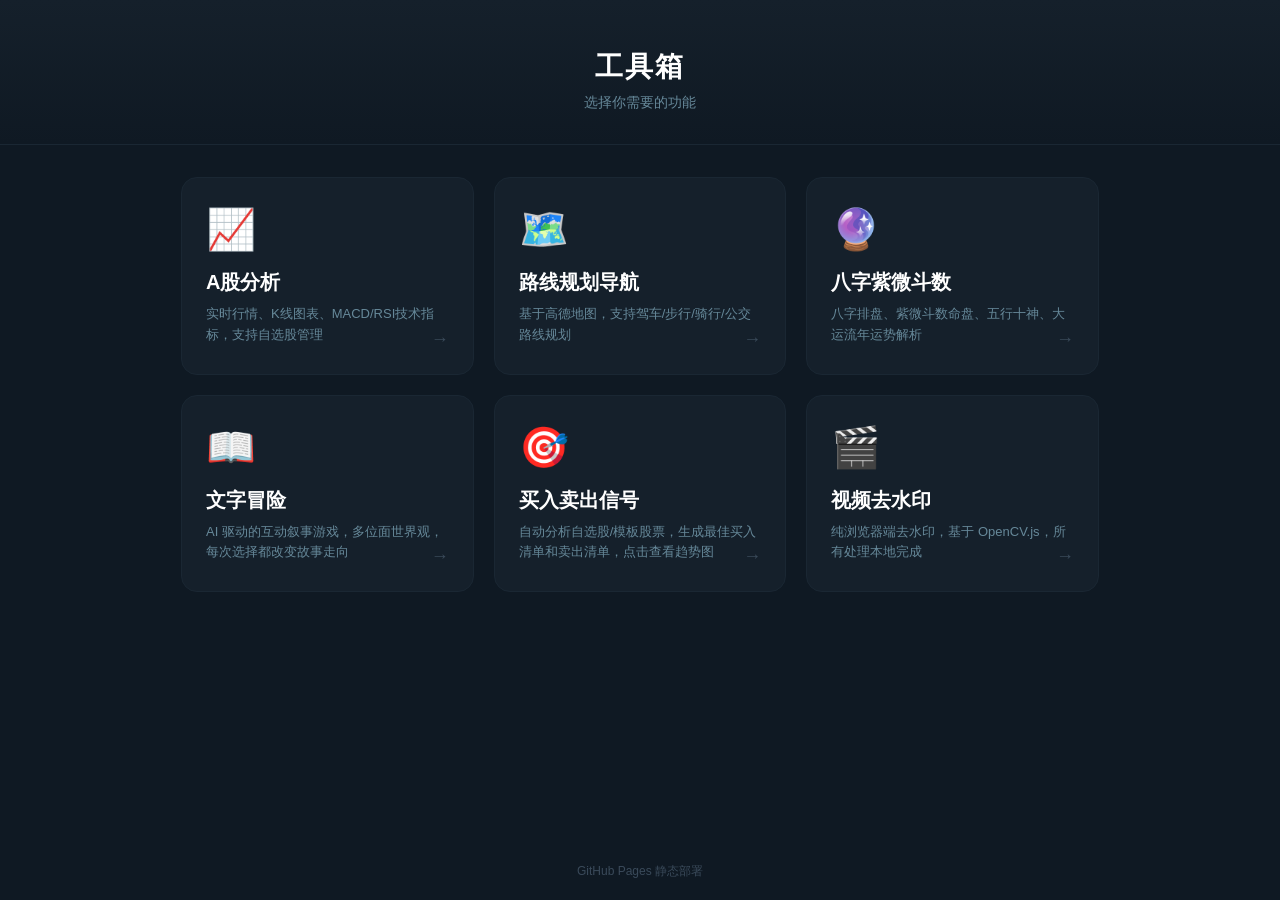
<file: index.html>
<!DOCTYPE html>
<html lang="zh-CN">
<head>
  <meta charset="UTF-8">
  <meta name="viewport" content="width=device-width, initial-scale=1.0">
  <title>工具箱</title>
  <style>
    * { margin: 0; padding: 0; box-sizing: border-box; -webkit-tap-highlight-color: transparent; }
    body {
      font-family: -apple-system, BlinkMacSystemFont, "PingFang SC", "Microsoft YaHei", sans-serif;
      background: #0f1923;
      color: #e0e0e0;
      min-height: 100vh;
      display: flex;
      flex-direction: column;
      align-items: center;
    }

    /* ---- 顶部标题区 ---- */
    .hero {
      width: 100%;
      text-align: center;
      padding: 48px 20px 32px;
      background: linear-gradient(180deg, #15202b 0%, #0f1923 100%);
      border-bottom: 1px solid #1a2733;
    }
    .hero h1 {
      font-size: 28px;
      font-weight: 700;
      color: #fff;
      margin-bottom: 8px;
      letter-spacing: 2px;
    }
    .hero p {
      font-size: 14px;
      color: #689;
    }

    /* ---- 卡片网格 ---- */
    .grid {
      display: flex;
      flex-wrap: wrap;
      justify-content: center;
      gap: 20px;
      width: 100%;
      max-width: 960px;
      padding: 32px 20px 48px;
    }

    .card {
      display: block;
      text-decoration: none;
      color: inherit;
      background: #15202b;
      border: 1px solid #1a2733;
      border-radius: 16px;
      padding: 28px 24px;
      transition: transform 0.2s, border-color 0.2s, box-shadow 0.2s;
      position: relative;
      overflow: hidden;
      flex: 1 1 calc(33.333% - 20px);
      max-width: calc(33.333% - 14px);
      min-width: 240px;
    }
    .card:hover {
      transform: translateY(-4px);
      border-color: #2a3a4a;
      box-shadow: 0 8px 32px rgba(0,0,0,0.3);
    }
    .card:active {
      transform: translateY(-1px);
    }

    .card-icon {
      font-size: 40px;
      margin-bottom: 16px;
      display: block;
    }
    .card-title {
      font-size: 20px;
      font-weight: 600;
      color: #fff;
      margin-bottom: 8px;
    }
    .card-desc {
      font-size: 13px;
      color: #689;
      line-height: 1.6;
    }
    .card-arrow {
      position: absolute;
      bottom: 24px;
      right: 24px;
      font-size: 18px;
      color: #3a4a5a;
      transition: color 0.2s, transform 0.2s;
    }
    .card:hover .card-arrow {
      color: #4fc3f7;
      transform: translateX(4px);
    }

    /* ---- 装饰条 ---- */
    .card::before {
      content: '';
      position: absolute;
      top: 0; left: 0; right: 0;
      height: 3px;
      opacity: 0;
      transition: opacity 0.2s;
    }
    .card:hover::before {
      opacity: 1;
    }
    .card-stock::before { background: linear-gradient(90deg, #f04141, #ff6b6b); }
    .card-signals::before { background: linear-gradient(90deg, #ff9800, #ffc107); }
    .card-map::before  { background: linear-gradient(90deg, #1677ff, #4fc3f7); }
    .card-video::before { background: linear-gradient(90deg, #2ecc71, #58d68d); }
    .card-bazi::before  { background: linear-gradient(90deg, #f0c860, #9b59b6); }
    .card-story::before { background: linear-gradient(90deg, #ab47bc, #ce93d8); }

    /* ---- 底部 ---- */
    .footer {
      margin-top: auto;
      padding: 20px;
      font-size: 12px;
      color: #3a4a5a;
    }

    /* ---- 手机端 ---- */
    @media (max-width: 800px) {
      .hero { padding: 32px 20px 24px; }
      .hero h1 { font-size: 22px; }
      .grid {
        gap: 16px;
        padding: 24px 16px 32px;
      }
      .card {
        flex: 1 1 100%;
        max-width: 100%;
        min-width: unset;
        padding: 24px 20px;
      }
      .card-icon { font-size: 36px; }
    }
  </style>
</head>
<body>

<div class="hero">
  <h1>工具箱</h1>
  <p>选择你需要的功能</p>
</div>

<div class="grid">
  <!-- 第一行：股票、路线、八字 -->

  <!-- A股分析 -->
  <a class="card card-stock" href="stock/index.html">
    <span class="card-icon">📈</span>
    <div class="card-title">A股分析</div>
    <div class="card-desc">实时行情、K线图表、MACD/RSI技术指标，支持自选股管理</div>
    <span class="card-arrow">→</span>
  </a>

  <!-- 路线规划导航 -->
  <a class="card card-map" href="map/index.html">
    <span class="card-icon">🗺️</span>
    <div class="card-title">路线规划导航</div>
    <div class="card-desc">基于高德地图，支持驾车/步行/骑行/公交路线规划</div>
    <span class="card-arrow">→</span>
  </a>

  <!-- 八字紫微斗数 -->
  <a class="card card-bazi" href="bazi/index.html">
    <span class="card-icon">🔮</span>
    <div class="card-title">八字紫微斗数</div>
    <div class="card-desc">八字排盘、紫微斗数命盘、五行十神、大运流年运势解析</div>
    <span class="card-arrow">→</span>
  </a>

  <!-- 文字冒险游戏 -->
  <a class="card card-story" href="story/index.html">
    <span class="card-icon">📖</span>
    <div class="card-title">文字冒险</div>
    <div class="card-desc">AI 驱动的互动叙事游戏，多位面世界观，每次选择都改变故事走向</div>
    <span class="card-arrow">→</span>
  </a>

  <!-- 第二行：信号、视频 -->

  <!-- 买入卖出信号 -->
  <a class="card card-signals" href="stock/signals.html">
    <span class="card-icon">🎯</span>
    <div class="card-title">买入卖出信号</div>
    <div class="card-desc">自动分析自选股/模板股票，生成最佳买入清单和卖出清单，点击查看趋势图</div>
    <span class="card-arrow">→</span>
  </a>

  <!-- 视频去水印 -->
  <a class="card card-video" href="video/index.html">
    <span class="card-icon">🎬</span>
    <div class="card-title">视频去水印</div>
    <div class="card-desc">纯浏览器端去水印，基于 OpenCV.js，所有处理本地完成</div>
    <span class="card-arrow">→</span>
  </a>

  <!--
    后续新增功能只需复制一个 <a class="card"> 块即可：
    <a class="card card-xxx" href="xxx/index.html">
      <span class="card-icon">🔧</span>
      <div class="card-title">新功能</div>
      <div class="card-desc">功能描述</div>
      <span class="card-arrow">→</span>
    </a>
  -->
</div>

<div class="footer">GitHub Pages 静态部署</div>

</body>
</html>
</file>
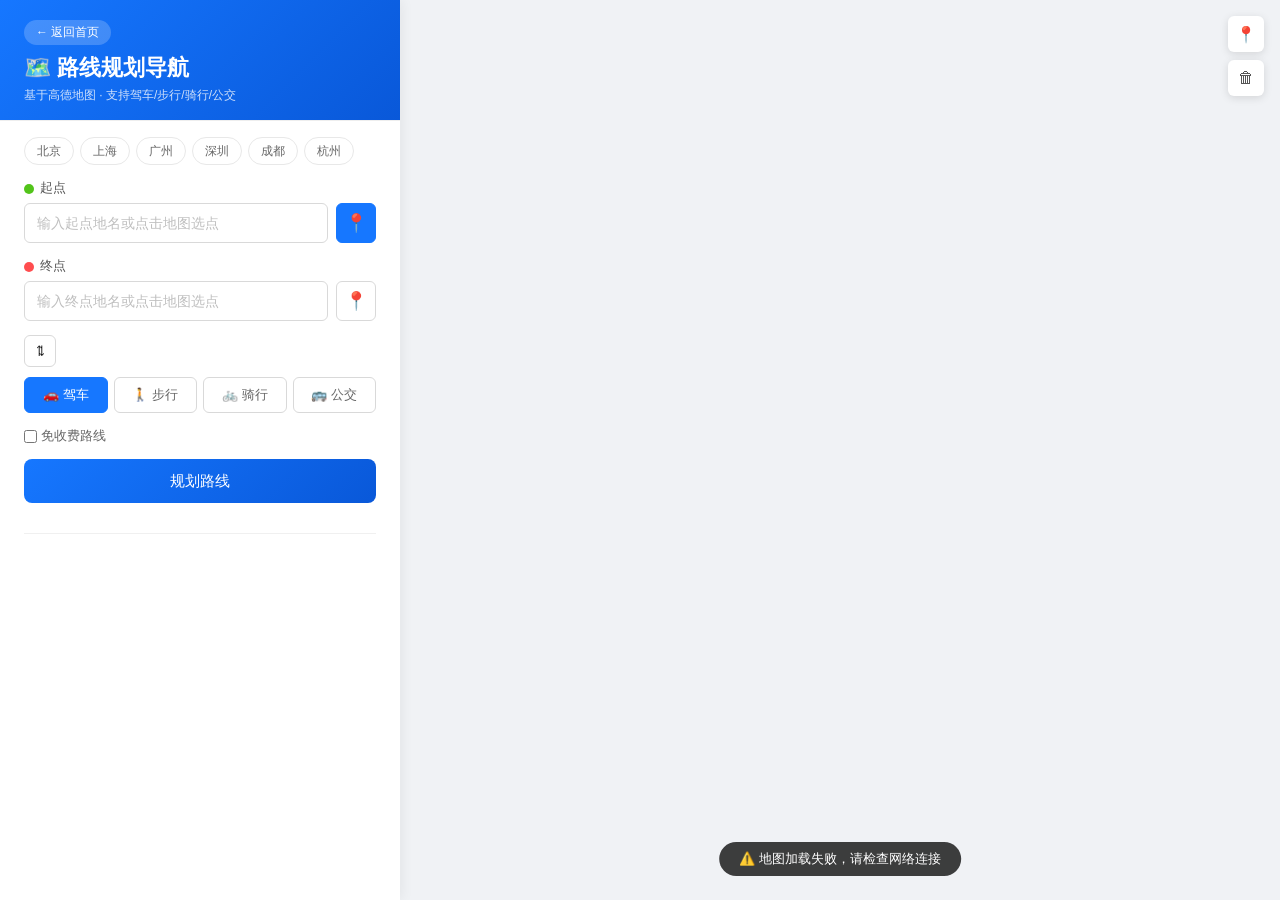
<file: map/index.html>
<!DOCTYPE html>
<html lang="zh-CN">
<head>
    <meta charset="UTF-8">
    <meta name="viewport" content="width=device-width, initial-scale=1.0">
    <title>地图路线规划导航</title>
    <link rel="stylesheet" href="css/style.css">
</head>
<body>
    <div id="app">
        <!-- ====== 左侧边栏 ====== -->
        <div id="sidebar">
            <!-- 手机端抽屉把手 -->
            <div class="drawer-handle">
                <div class="drawer-handle-bar"></div>
            </div>

            <div class="sidebar-header">
                <a class="btn-back" href="../index.html" title="返回首页">← 返回首页</a>
                <h1>🗺️ 路线规划导航</h1>
                <div class="subtitle">基于高德地图 · 支持驾车/步行/骑行/公交</div>
            </div>

            <div class="sidebar-body">
                <!-- Key 未配置警告 -->
                <div id="no-key-warning" class="no-key-warning">
                    <strong>⚠️ 高德地图 Key 未配置！</strong><br>
                    请按以下步骤获取 Key：<br>
                    1. 访问 <a href="https://console.amap.com/dev/key/app" target="_blank">高德开放平台</a> 注册登录<br>
                    2. 创建应用 → 添加 Key → 服务平台选「Web端(JS API)」<br>
                    3. 将 Key 写入 <code>index.html</code> 中的 <code>window.AMAP_KEY</code> 和高德地图 script 标签
                </div>

                <!-- 快捷城市 -->
                <div class="quick-actions">
                    <button class="quick-btn" data-city="北京">北京</button>
                    <button class="quick-btn" data-city="上海">上海</button>
                    <button class="quick-btn" data-city="广州">广州</button>
                    <button class="quick-btn" data-city="深圳">深圳</button>
                    <button class="quick-btn" data-city="成都">成都</button>
                    <button class="quick-btn" data-city="杭州">杭州</button>
                </div>

                <!-- 起点 -->
                <div class="input-group">
                    <label><span class="dot origin"></span>起点</label>
                    <div class="input-row">
                        <input
                            type="text"
                            id="origin-input"
                            placeholder="输入起点地名或点击地图选点"
                            autocomplete="off"
                        >
                        <button class="btn-icon active" id="origin-btn" title="地图点选起点">📍</button>
                    </div>
                </div>

                <!-- 终点 -->
                <div class="input-group">
                    <label><span class="dot dest"></span>终点</label>
                    <div class="input-row">
                        <input
                            type="text"
                            id="dest-input"
                            placeholder="输入终点地名或点击地图选点"
                            autocomplete="off"
                        >
                        <button class="btn-icon" id="dest-btn" title="地图点选终点">📍</button>
                    </div>
                </div>

                <!-- 交换按钮 -->
                <div style="text-align: center; margin-bottom: 10px;">
                    <button class="btn-icon" id="swap-btn" title="交换起终点" style="width: 32px; height: 32px; font-size: 14px;">⇅</button>
                </div>

                <!-- 出行方式 -->
                <div class="mode-selector">
                    <button class="mode-btn active" data-mode="driving">🚗 驾车</button>
                    <button class="mode-btn" data-mode="walking">🚶 步行</button>
                    <button class="mode-btn" data-mode="riding">🚲 骑行</button>
                    <button class="mode-btn" data-mode="transit">🚌 公交</button>
                </div>

                <!-- 路线选项（仅驾车显示） -->
                <div class="route-options">
                    <label>
                        <input type="checkbox" id="avoid-tolls"> 免收费路线
                    </label>
                </div>

                <!-- 搜索按钮 -->
                <button class="btn-search" id="search-btn">规划路线</button>

                <div class="divider"></div>

                <!-- 路线结果 -->
                <div id="route-panel" class="route-panel">
                    <div class="route-summary">
                        <div class="route-stat">
                            <div class="value" id="route-distance">--</div>
                            <div class="label">距离 (km)</div>
                        </div>
                        <div class="route-stat">
                            <div class="value" id="route-time">--</div>
                            <div class="label">时间 (分钟)</div>
                        </div>
                        <div class="route-stat">
                            <div class="value" id="route-cost">--</div>
                            <div class="label">费用 (元)</div>
                        </div>
                    </div>
                    <div class="route-taxi" id="taxi-info" style="display:none;"></div>

                    <!-- 多方案切换 -->
                    <div id="route-switch" style="display:none; justify-content:center; align-items:center; gap:12px; margin-bottom:12px;">
                        <button class="quick-btn" id="prev-route">← 上一方案</button>
                        <span id="route-label" style="font-size:12px;color:#999;">方案 1/1</span>
                        <button class="quick-btn" id="next-route">下一方案 →</button>
                    </div>

                    <div class="route-steps" id="route-steps"></div>
                </div>
            </div>
        </div>

        <!-- ====== 地图区域 ====== -->
        <div id="map-container">
            <div class="loading-overlay" id="loading-overlay">
                <div class="spinner"></div>
            </div>
            <div class="click-hint" id="click-hint"></div>
            <div class="map-overlay">
                <button class="map-btn" id="locate-btn" title="定位到我的位置">📍</button>
                <button class="map-btn" id="clear-btn" title="清除所有标记">🗑</button>
            </div>
        </div>
    </div>

    <!-- ① 先加载配置（混淆后的 Key + 动态加载 AMap SDK） -->
    <script src="js/config.js"></script>
    <!-- ② AMap SDK 由 config.js 动态注入，无需在此硬编码 Key -->
    <script src="js/app.js"></script>
</body>
</html>
</file>
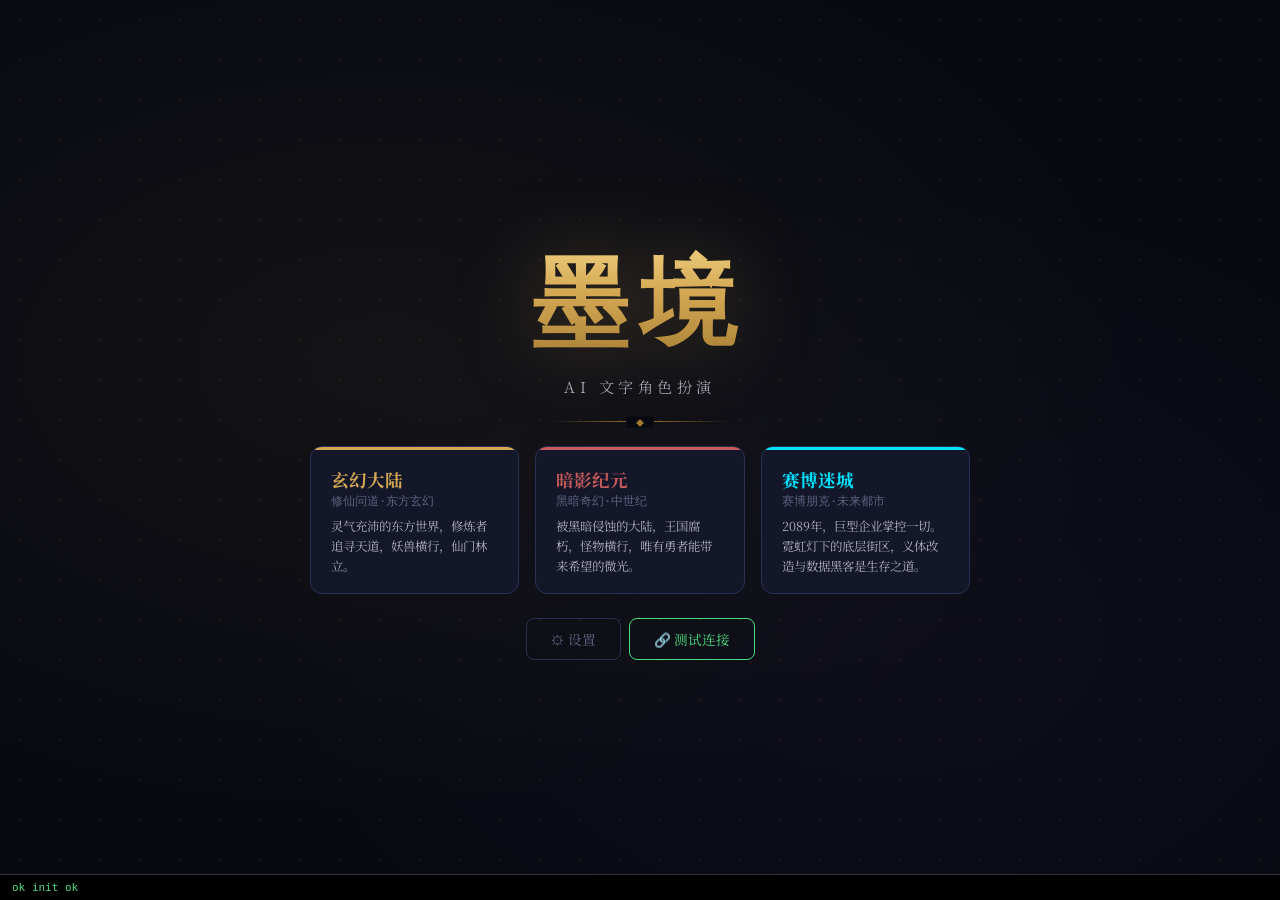
<file: story/index.html>
<!DOCTYPE html>
<html lang="zh-CN">
<head>
<meta charset="UTF-8">
<meta name="viewport" content="width=device-width, initial-scale=1.0">
<title>墨境 — AI 文字 RPG</title>
<link href="https://fonts.googleapis.com/css2?family=Cinzel:wght@400;700;900&family=Noto+Serif+SC:wght@300;400;600;700&family=DM+Mono:wght@300;400&display=swap" rel="stylesheet">
<style>
:root{--bg-deep:#080a12;--bg:#0c0f1a;--surface:#131729;--surface-2:#1a1f36;--surface-3:#232848;--border:#2a3055;--accent:#d4a853;--accent-light:#f0d080;--accent-dark:#a07830;--red:#c75b5b;--green:#5bc77b;--blue:#5b8bc7;--purple:#8b6bc7;--cyan:#5bc7c7;--text:#e8e2d4;--text-2:#b0b0c0;--text-muted:#606080;--font-display:'Cinzel',serif;--font-body:'Noto Serif SC',serif;--font-mono:'DM Mono',monospace;}
*{margin:0;padding:0;box-sizing:border-box;}
body{font-family:var(--font-body);background:var(--bg-deep);color:var(--text);min-height:100vh;overflow-x:hidden;}
::-webkit-scrollbar{width:5px;}::-webkit-scrollbar-thumb{background:var(--border);border-radius:3px;}
.screen{display:none;min-height:100vh;}.screen.active{display:flex;}
#screen-title{flex-direction:column;align-items:center;justify-content:center;background:radial-gradient(ellipse at 30% 40%,rgba(212,168,83,.06),transparent 60%),radial-gradient(ellipse at 70% 70%,rgba(139,107,199,.04),transparent 50%),var(--bg-deep);position:relative;}
#screen-title::before{content:'';position:absolute;inset:0;background-image:radial-gradient(circle,rgba(212,168,83,.12)1px,transparent 1px);background-size:40px 40px;animation:drift 20s linear infinite;opacity:.6;}
@keyframes drift{from{transform:translate(0,0)}to{transform:translate(-40px,-40px)}}
.title-content{position:relative;z-index:1;text-align:center;padding:20px;max-width:700px;width:100%;}
.title-logo{font-family:var(--font-display);font-size:clamp(3rem,10vw,6rem);font-weight:900;background:linear-gradient(180deg,#f0d080,#d4a853 40%,#a07830);-webkit-background-clip:text;-webkit-text-fill-color:transparent;letter-spacing:.12em;filter:drop-shadow(0 0 40px rgba(212,168,83,.25));animation:pulse 4s ease-in-out infinite alternate;}
@keyframes pulse{0%{filter:brightness(1) drop-shadow(0 0 40px rgba(212,168,83,.2))}100%{filter:brightness(1.15) drop-shadow(0 0 60px rgba(212,168,83,.35))}}
.title-sub{color:var(--text-2);font-size:.95rem;margin-top:4px;letter-spacing:.3em;font-weight:300;}
.title-divider{width:180px;height:1px;background:linear-gradient(90deg,transparent,var(--accent-dark),transparent);margin:24px auto;position:relative;}
.title-divider::before{content:'◆';position:absolute;top:50%;left:50%;transform:translate(-50%,-50%);color:var(--accent-dark);font-size:8px;background:var(--bg-deep);padding:0 10px;}
.world-cards{display:flex;gap:16px;margin:0 auto 24px;max-width:680px;flex-wrap:wrap;justify-content:center;}
.world-card{background:var(--surface);border:1px solid var(--border);border-radius:12px;padding:20px 20px 16px;cursor:pointer;transition:all .3s;position:relative;overflow:hidden;flex:1;min-width:180px;max-width:220px;text-align:left;}
.world-card::before{content:'';position:absolute;top:0;left:0;right:0;height:3px;background:var(--card-accent,var(--accent-dark));}
.world-card:hover{border-color:var(--card-accent,var(--accent-dark));transform:translateY(-4px);box-shadow:0 12px 35px rgba(0,0,0,.4);}
.world-card.selected{border-color:var(--card-accent,var(--accent));background:var(--surface-2);}
.world-card.selected::after{content:'✓';position:absolute;top:10px;right:10px;width:22px;height:22px;background:var(--card-accent,var(--accent));color:var(--bg-deep);border-radius:50%;display:flex;align-items:center;justify-content:center;font-size:11px;font-weight:700;}
.world-card-name{font-size:1.1rem;font-weight:700;margin-bottom:2px;}
.world-card-sub{font-size:.72rem;color:var(--text-muted);margin-bottom:8px;font-family:var(--font-mono);}
.world-card-desc{font-size:.78rem;color:var(--text-2);line-height:1.6;}
.char-setup{display:none;flex-direction:column;align-items:center;gap:14px;margin-bottom:20px;animation:fadeUp .4s ease;}
.char-setup label{font-size:.85rem;color:var(--text-2);}
.char-setup input{width:240px;padding:12px 18px;background:var(--surface);border:1px solid var(--border);border-radius:8px;color:var(--text);font-family:var(--font-body);font-size:.95rem;text-align:center;outline:none;}
.char-setup input:focus{border-color:var(--accent-dark);}
.btn-primary{padding:12px 36px;background:linear-gradient(135deg,var(--accent-dark),var(--accent));border:none;border-radius:8px;color:var(--bg-deep);font-family:var(--font-body);font-size:.95rem;font-weight:600;cursor:pointer;transition:all .3s;}
.btn-primary:hover{transform:translateY(-2px);box-shadow:0 6px 20px rgba(212,168,83,.3);}
.btn-ghost{background:none;border:1px solid var(--border);border-radius:8px;padding:10px 24px;color:var(--text-muted);font-family:var(--font-body);font-size:.85rem;cursor:pointer;transition:all .3s;}
.btn-ghost:hover{border-color:var(--text-muted);color:var(--text-2);}
@keyframes fadeUp{from{opacity:0;transform:translateY(12px)}to{opacity:1;transform:translateY(0)}}
#screen-game{flex-direction:column;height:100vh;}
.game-header{display:flex;align-items:center;justify-content:space-between;padding:12px 20px;border-bottom:1px solid var(--border);background:var(--surface);flex-shrink:0;}
.game-logo-sm{font-family:var(--font-display);font-size:1.1rem;color:var(--accent);font-weight:700;letter-spacing:.08em;}
.game-location{font-size:.82rem;color:var(--text-muted);margin-left:16px;padding-left:16px;border-left:1px solid var(--border);}
.hdr-actions{display:flex;gap:6px;}
.btn-icon{width:36px;height:36px;background:var(--surface-2);border:1px solid var(--border);border-radius:8px;color:var(--text-2);cursor:pointer;font-size:.9rem;display:flex;align-items:center;justify-content:center;transition:all .2s;}
.btn-icon:hover{border-color:var(--accent-dark);color:var(--accent);}
.game-body{display:flex;flex:1;overflow:hidden;}
.game-sidebar{width:250px;flex-shrink:0;padding:20px 16px;overflow-y:auto;border-right:1px solid var(--border);background:var(--surface);}
.sec-label{font-family:var(--font-mono);font-size:.65rem;text-transform:uppercase;letter-spacing:.12em;color:var(--accent-dark);margin-bottom:10px;padding-bottom:6px;border-bottom:1px solid var(--border);}
.stat-row{display:flex;align-items:center;gap:8px;margin-bottom:8px;}
.stat-lbl{font-family:var(--font-mono);font-size:.7rem;color:var(--text-muted);width:24px;text-align:right;}
.stat-bar{flex:1;height:7px;background:var(--surface-3);border-radius:4px;overflow:hidden;}
.stat-fill{height:100%;border-radius:4px;transition:width .8s cubic-bezier(.4,0,.2,1);}
.fill-hp{background:linear-gradient(90deg,#6b2020,var(--red),#e87070);}
.fill-mp{background:linear-gradient(90deg,#1a3060,var(--blue),#70a8e8);}
.stat-val{font-family:var(--font-mono);font-size:.7rem;color:var(--text-2);width:55px;text-align:right;transition:color .3s,transform .3s;}
.stat-grid{display:grid;grid-template-columns:1fr 1fr;gap:4px 12px;margin:14px 0 20px;}
.stat-item{display:flex;justify-content:space-between;padding:4px 0;}
.stat-key{font-size:.72rem;color:var(--text-muted);}
.stat-num{font-family:var(--font-mono);font-size:.78rem;color:var(--text);}
.inv-list,.quest-list{display:flex;flex-direction:column;gap:4px;}
.inv-item,.quest-item{font-size:.78rem;color:var(--text-2);padding:6px 10px;background:var(--surface-2);border-radius:6px;border-left:2px solid var(--accent-dark);}
.quest-item{border-left-color:var(--purple);}
.empty-hint{font-size:.75rem;color:var(--text-muted);font-style:italic;}
.game-main{flex:1;display:flex;flex-direction:column;overflow:hidden;}
.scene-container{position:relative;width:100%;height:160px;overflow:hidden;flex-shrink:0;}
.scene-bg{position:absolute;inset:0;background-size:cover;background-position:center;transition:opacity 1.5s ease;}
.scene-atmosphere{position:absolute;inset:0;transition:background .8s ease,filter .8s ease;pointer-events:none;}
.scene-label{position:absolute;bottom:10px;left:16px;font-size:.82rem;color:rgba(255,255,255,.7);font-family:var(--font-mono);letter-spacing:.1em;text-shadow:0 2px 8px rgba(0,0,0,.8);}
.narrative-area{flex:1;overflow-y:auto;padding:24px 32px;}
.narr-entry{margin-bottom:20px;line-height:2;font-size:.95rem;animation:fadeUp .4s ease;}
.narr-entry.player-action{color:var(--accent);font-size:.85rem;padding:8px 16px;background:rgba(212,168,83,.06);border-left:2px solid var(--accent-dark);border-radius:0 6px 6px 0;margin-bottom:16px;}
.narr-entry.system{color:var(--text-muted);font-size:.8rem;text-align:center;font-family:var(--font-mono);padding:8px 0;border-top:1px dashed var(--border);}
.thinking{display:flex;gap:5px;padding:12px 0;justify-content:center;}
.thinking span{width:6px;height:6px;background:var(--accent-dark);border-radius:50%;animation:thinkBounce 1.2s ease-in-out infinite;}
.thinking span:nth-child(2){animation-delay:.15s;}.thinking span:nth-child(3){animation-delay:.3s;}
@keyframes thinkBounce{0%,80%,100%{transform:translateY(0)}40%{transform:translateY(-8px)}}
.choices-area{padding:0 32px 12px;display:flex;flex-direction:column;gap:6px;}
.choice-btn{display:flex;align-items:center;gap:12px;width:100%;padding:12px 18px;background:var(--surface-2);border:1px solid var(--border);border-left:3px solid var(--accent-dark);border-radius:0 8px 8px 0;color:var(--text);font-family:var(--font-body);font-size:.88rem;text-align:left;cursor:pointer;transition:all .25s;}
.choice-btn:hover{background:var(--surface-3);border-left-color:var(--accent);transform:translateX(4px);}
.choice-letter{width:26px;height:26px;line-height:26px;text-align:center;background:var(--accent-dark);color:var(--bg-deep);border-radius:4px;font-weight:700;font-size:.75rem;flex-shrink:0;}
.choice-btn:hover .choice-letter{background:var(--accent);}
.input-area{display:flex;gap:8px;padding:16px 32px 20px;border-top:1px solid var(--border);background:var(--bg);}
.input-area input{flex:1;padding:12px 18px;background:var(--surface);border:1px solid var(--border);border-radius:8px;color:var(--text);font-family:var(--font-body);font-size:.9rem;outline:none;}
.input-area input:focus{border-color:var(--accent-dark);}
.input-area input::placeholder{color:var(--text-muted);}
.btn-send{width:44px;height:44px;background:var(--accent-dark);border:none;border-radius:8px;color:var(--bg-deep);font-size:1.1rem;cursor:pointer;transition:all .2s;flex-shrink:0;}
.btn-send:hover{background:var(--accent);}
.btn-send:disabled{opacity:.4;cursor:not-allowed;}
.notif-wrap{position:fixed;top:16px;right:16px;z-index:2000;display:flex;flex-direction:column;gap:8px;pointer-events:none;}
.notif{padding:10px 18px;background:var(--surface-2);border:1px solid var(--border);border-left:3px solid var(--text-muted);border-radius:0 8px 8px 0;font-size:.82rem;color:var(--text);opacity:0;transform:translateX(80px);transition:all .35s ease;max-width:280px;pointer-events:auto;}
.notif.show{opacity:1;transform:translateX(0);}
.notif-error{border-left-color:var(--red);}
.notif-success{border-left-color:var(--green);}
.modal-overlay{position:fixed;inset:0;background:rgba(8,10,18,.88);backdrop-filter:blur(6px);display:none;align-items:center;justify-content:center;z-index:1000;}
.modal-overlay.active{display:flex;}
.modal{background:var(--surface);border:1px solid var(--border);border-radius:16px;padding:28px;max-width:480px;width:92%;max-height:85vh;overflow-y:auto;animation:modalIn .3s ease;}
@keyframes modalIn{from{opacity:0;transform:translateY(16px) scale(.97)}to{opacity:1;transform:translateY(0) scale(1)}}
.modal-head{display:flex;justify-content:space-between;align-items:center;margin-bottom:20px;}
.modal-head h2{font-size:1.1rem;font-weight:600;}
.modal-close{width:30px;height:30px;background:var(--surface-2);border:1px solid var(--border);border-radius:6px;color:var(--text-muted);cursor:pointer;font-size:1.1rem;display:flex;align-items:center;justify-content:center;}
.modal-close:hover{border-color:var(--red);color:var(--red);}
.form-group{margin-bottom:16px;}
.form-group label{display:block;font-size:.78rem;color:var(--text-2);margin-bottom:6px;font-family:var(--font-mono);}
.form-group input{width:100%;padding:10px 14px;background:var(--surface-2);border:1px solid var(--border);border-radius:8px;color:var(--text);font-family:var(--font-body);font-size:.88rem;outline:none;}
.form-group input:focus{border-color:var(--accent-dark);}
.form-hint{font-size:.72rem;color:var(--text-muted);margin-top:4px;line-height:1.5;}
.form-actions{display:flex;gap:10px;justify-content:flex-end;margin-top:24px;}
.dbg{position:fixed;bottom:0;left:0;right:0;z-index:9999;background:rgba(0,0,0,.92);border-top:1px solid #333;padding:6px 12px;font-family:monospace;font-size:11px;color:#555;max-height:40px;overflow-y:auto;display:none;}
.dbg.show{display:block;}
.dbg .e{color:#f87171;}.dbg .o{color:#4ade80;}
@media(max-width:768px){.game-body{flex-direction:column;}.game-sidebar{width:100%;max-height:0;overflow:hidden;padding:0;border-right:none;border-bottom:1px solid var(--border);transition:max-height .3s,padding .3s;}.game-sidebar.open{max-height:500px;padding:16px;overflow-y:auto;}.narrative-area{padding:20px 16px;}.choices-area{padding:0 16px 8px;}.input-area{padding:12px 16px;}.world-cards{flex-direction:column;align-items:center;}.world-card{max-width:100%;}.scene-container{height:120px;}}
</style>
</head>
<body>
<div id="screen-title" class="screen active">
  <div class="title-content">
    <h1 class="title-logo">墨境</h1>
    <p class="title-sub">AI 文字角色扮演</p>
    <div class="title-divider"></div>
    <div class="world-cards" id="world-cards"></div>
    <div class="char-setup" id="char-setup">
      <label>为你的角色取一个名字</label>
      <input type="text" id="char-name" placeholder="输入角色名..." maxlength="10" autocomplete="off">
      <button class="btn-primary" id="btn-start">开始冒险</button>
    </div>
    <div style="margin-top:20px"><button class="btn-ghost" id="btn-settings-title">⚙ 设置</button><button class="btn-ghost" id="btn-test" style="margin-left:8px;color:#4ade80;border-color:#4ade80;">🔗 测试连接</button></div>
  </div>
</div>
<div id="screen-game" class="screen">
  <div class="game-header">
    <div style="display:flex;align-items:center;"><span class="game-logo-sm">墨境</span><span class="game-location" id="g-location">—</span></div>
    <div class="hdr-actions"><button class="btn-icon" id="btn-toggle-sidebar">☰</button><button class="btn-icon" id="btn-settings-game">⚙</button></div>
  </div>
  <div class="game-body">
    <aside class="game-sidebar" id="game-sidebar">
      <div style="margin-bottom:20px;"><div class="sec-label">角色状态</div><div class="stat-row"><span class="stat-lbl">HP</span><div class="stat-bar"><div class="stat-fill fill-hp" id="hp-bar" style="width:100%"></div></div><span class="stat-val" id="hp-val">100/100</span></div><div class="stat-row"><span class="stat-lbl">MP</span><div class="stat-bar"><div class="stat-fill fill-mp" id="mp-bar" style="width:100%"></div></div><span class="stat-val" id="mp-val">50/50</span></div><div class="stat-grid"><div class="stat-item"><span class="stat-key">等级</span><span class="stat-num" id="s-lv">1</span></div><div class="stat-item"><span class="stat-key">攻击</span><span class="stat-num" id="s-atk">10</span></div><div class="stat-item"><span class="stat-key">防御</span><span class="stat-num" id="s-def">5</span></div><div class="stat-item"><span class="stat-key">经验</span><span class="stat-num" id="s-exp">0/100</span></div><div class="stat-item"><span class="stat-key">金币</span><span class="stat-num" id="s-gold">20</span></div></div></div>
      <div style="margin-bottom:20px;"><div class="sec-label">背包</div><div class="inv-list" id="inv-list"><div class="empty-hint">空空如也</div></div></div>
      <div><div class="sec-label">任务</div><div class="quest-list" id="quest-list"><div class="empty-hint">暂无任务</div></div></div>
    </aside>
    <main class="game-main">
      <div class="scene-container"><div class="scene-bg" id="scene-bg"></div><div class="scene-atmosphere" id="scene-atmosphere"></div><div class="scene-label" id="scene-label"></div></div>
      <div class="narrative-area" id="narr-area"><div id="narr-content"></div></div>
      <div class="choices-area" id="choices-area"></div>
      <div class="input-area"><input type="text" id="action-input" placeholder="输入你的行动..." autocomplete="off"><button class="btn-send" id="btn-send">➤</button></div>
    </main>
  </div>
</div>
<div class="modal-overlay" id="modal-settings">
  <div class="modal">
    <div class="modal-head"><h2>⚙ 设置</h2><button class="modal-close" onclick="closeModal('modal-settings')">×</button></div>
    <form id="settings-form">
      <!-- API Key 已由 Cloudflare Worker 管理，前端无需配置 -->
      <div class="form-group"><label>模型</label><input type="text" id="set-model" placeholder="glm-4-flash"></div>
      <div class="form-actions"><button type="button" class="btn-ghost" onclick="closeModal('modal-settings')">取消</button><button type="submit" class="btn-primary">保存</button></div>
    </form>
  </div>
</div>
<div class="dbg" id="dbg"></div>

<script>
var DBGE=document.getElementById('dbg');
function dbg(m,t){DBGE.classList.add('show');var s=document.createElement('span');s.className=t||'';s.textContent=m+'  ';DBGE.appendChild(s);}
window.onerror=function(m,u,l){dbg('ERR:'+m+' L'+l,'e')};

var WORLDS=[{id:'xuanhuan',name:'玄幻大陆',subtitle:'修仙问道·东方玄幻',desc:'灵气充沛的东方世界，修炼者追寻天道，妖兽横行，仙门林立。',accent:'#d4a853',accentLight:'#f0d080',accentDark:'#a07830',startLoc:'青云镇',intro:'你从昏迷中醒来，发现自己躺在一间简陋的茅屋里。窗外传来喧闹的人声，空气中弥漫着草药的苦涩气息。一位白发老者坐在床边，见你醒来，微微一笑："你终于醒了，从断崖上摔下来还能活命，真是命大。"',promptExtra:'东方玄幻世界。有炼气、筑基、金丹、元婴等修炼境界。NPC用东方风格名字。'},{id:'shadow',name:'暗影纪元',subtitle:'黑暗奇幻·中世纪',desc:'被黑暗侵蚀的大陆，王国腐朽，怪物横行，唯有勇者能带来希望的微光。',accent:'#c75b5b',accentLight:'#e87070',accentDark:'#8b3030',startLoc:'灰烬村',intro:'暴雨如注。你跪在泥泞之中，眼前是燃烧的废墟。远处传来低沉的号角声，那是黑暗军团集结的信号。你颤抖着握紧手中唯一完好的东西——一把生锈的短剑。',promptExtra:'黑暗奇幻中世纪。有骑士、法师、牧师等职业。有黑暗魔法、亡灵、恶魔。色调灰暗压抑。'},{id:'cyber',name:'赛博迷城',subtitle:'赛博朋克·未来都市',desc:'2089年，巨型企业掌控一切。霓虹灯下的底层街区，义体改造与数据黑客是生存之道。',accent:'#00e5ff',accentLight:'#40ffff',accentDark:'#0090a0',startLoc:'新东京·下层区',intro:'意识回笼的瞬间，你感受到的是后脑勺传来的剧痛。你躺在一张脏兮兮的手术台上，头顶的霓虹灯管闪烁不定。一个机械臂正在缝合你太阳穴上的伤口。"别动，还有三针。"一个沙哑的声音说。',promptExtra:'赛博朋克未来世界。有义体改造、神经链接、数据黑客。NPC使用现代语言。'}];

var MOODS={'森林':{g:'linear-gradient(180deg,#0a1a0a,#1a3a1a)',f:'brightness(0.7)'},'沙漠':{g:'linear-gradient(180deg,#3a2a0a,#5a4010)',f:'sepia(0.5)'},'洞穴':{g:'linear-gradient(180deg,#080808,#1a1a2a)',f:'brightness(0.35)'},'城镇':{g:'linear-gradient(180deg,#1a1520,#2a2030)',f:'brightness(0.8)'},'废墟':{g:'linear-gradient(180deg,#1a1a1a,#2a2020)',f:'brightness(0.6)'},'战场':{g:'linear-gradient(180deg,#1a0a0a,#3a1010)',f:'brightness(0.5)'},'霓虹':{g:'linear-gradient(180deg,#0a0a1a,#1a0a2a)',f:'brightness(0.7) saturate(1.5)'}};

var API_BASE='https://falling-sunset-3621.meikoliu2020.workers.dev';
var DEF_MODEL='glm-4-flash';
var G=null,LOADING=false,SBUF='',EEL=null,SELW=null;

function $i(id){return document.getElementById(id)}
function loadCfg(){try{return Object.assign({model:DEF_MODEL},JSON.parse(localStorage.getItem('mj_c')||'{}'))}catch(e){return{model:DEF_MODEL}}}
function saveCfg(c){localStorage.setItem('mj_c',JSON.stringify(c))}
dbg('ok','o');

function callAI(msgs,onChunk,onDone,onErr){
  var cfg=loadCfg();
  var body=JSON.stringify({model:cfg.model,messages:msgs,temperature:0.85,max_tokens:600,stream:true});
  var xhr=new XMLHttpRequest();
  xhr.open('POST',API_BASE+'/api/chat',true);
  xhr.setRequestHeader('Content-Type','application/json');
  xhr.onerror=function(){onErr(new Error('网络连接失败'))};
  xhr.onload=function(){
    if(xhr.status>=200&&xhr.status<300){
      var lines=xhr.responseText.split('\n');
      for(var i=0;i<lines.length;i++){
        var t=lines[i].trim();
        if(!t||t.indexOf('data:')!==0)continue;
        var d=t.substring(5).trim();
        if(d==='[DONE]')continue;
        try{var p=JSON.parse(d);var c=p.choices&&p.choices[0]&&p.choices[0].delta&&p.choices[0].delta.content;if(c)onChunk(c)}catch(e){}
      }
      onDone();
    }else{onErr(new Error('API错误('+xhr.status+')'))}
  };
  xhr.send(body);
}

function testConnection(){
  dbg('test...','');
  var cfg=loadCfg();
  var body=JSON.stringify({model:cfg.model,messages:[{role:'user',content:'你好'}],max_tokens:10,stream:false});
  var xhr=new XMLHttpRequest();
  xhr.open('POST',API_BASE+'/api/chat',true);
  xhr.setRequestHeader('Content-Type','application/json');
  xhr.onerror=function(){alert('网络失败')};
  xhr.onload=function(){
    if(xhr.status===200){try{var d=JSON.parse(xhr.responseText);alert('连接成功: '+d.choices[0].message.content)}catch(e){alert('解析失败')}}else{alert('错误('+xhr.status+')')}
  };
  xhr.send(body);
}

function detectMood(text){for(var kw in MOODS){if(text.indexOf(kw)>-1)return MOODS[kw]}return null}
function applyScene(loc,text){var mood=detectMood(text)||detectMood(loc)||{};var bg=$i('scene-bg');if(mood.g)bg.style.background=mood.g;$i('scene-atmosphere').style.filter=mood.f||'none';$i('scene-label').textContent=loc||'';}

function buildPrompt(){
  var w=null;for(var i=0;i<WORLDS.length;i++){if(WORLDS[i].id===G.worldId)w=WORLDS[i];}
  return '你是「墨境」的文字RPG游戏主持人。用生动的中文讲述故事。\n\n## 世界：'+w.name+'\n'+w.desc+'\n'+w.promptExtra+'\n\n## 规则\n1. 每次回复150-300字\n2. 使用标记（玩家看不到）：\n[HP:+N][HP:-N][MP:+N][MP:-N][EXP:+N][GOLD:+N][GOLD:-N][获得物品:名][失去物品:名][到达地点:名][任务更新:描述][LEVELUP]\n3. 结尾提供2-4个选项：\n【A】选项\n【B】选项\n4. 经验满时[LEVELUP]\n\n## 角色\n'+G.player.name+'|Lv.'+G.player.level+'|HP:'+G.player.hp+'/'+G.player.maxHp+' MP:'+G.player.mp+'/'+G.player.maxMp+'|ATK:'+G.player.attack+' DEF:'+G.player.defense+'|金币:'+G.player.gold+'\n背包：'+(G.player.inventory.length?G.player.inventory.join('、'):'空')+'\n位置：'+G.location+'\n任务：'+(G.quests.length?G.quests.join('; '):'无')+(G.summary?'\n## 剧情摘要\n'+G.summary:'');
}
function buildMsgs(input){return[{role:'system',content:buildPrompt()}].concat(G.recent.slice(-12)).concat([{role:'user',content:input}])}

function parseComplete(text){
  var evts=[];
  var clean=text.replace(/$$([^$$]+)\]/g,function(m,inner){
    var pm;
    pm=inner.match(/^(HP|MP|EXP|GOLD)[：:]([+-]?\d+)$/);
    if(pm){evts.push({type:pm[1],val:pm[2]});return''}
    pm=inner.match(/^(获得物品|失去物品|到达地点|任务更新|状态效果)[：:](.+)$/);
    if(pm){evts.push({type:pm[1],val:pm[2]});return''}
    if(inner==='LEVELUP'){evts.push({type:'LEVELUP'});return''}
    return m;
  });
  var opts=[];var re=/【([A-D])】\s*([^【]+)/g;var m;
  while((m=re.exec(clean))!==null)opts.push({l:m[1],t:m[2].trim()});
  clean=clean.replace(/【[A-D]】[^【]*/g,'').trim();
  return{clean:clean,evts:evts,opts:opts};
}

function newGame(wid,name){
  G={worldId:wid,player:{name:name,level:1,hp:100,maxHp:100,mp:50,maxMp:50,attack:10,defense:5,exp:0,gold:20,inventory:[]},location:'',quests:[],summary:'',recent:[],allMsgs:[],turn:0};
  for(var i=0;i<WORLDS.length;i++){if(WORLDS[i].id===wid){G.location=WORLDS[i].startLoc;break}}
}
function applyEvts(evts){
  var p=G.player;
  for(var i=0;i<evts.length;i++){
    var e=evts[i];var v=parseInt(e.val);
    if(e.type==='HP'){p.hp=Math.max(0,Math.min(p.maxHp,p.hp+v));if(p.hp<=0){addSys('你倒下了…HP恢复至1');p.hp=1}}
    else if(e.type==='MP'){p.mp=Math.max(0,Math.min(p.maxMp,p.mp+v))}
    else if(e.type==='EXP'){p.exp+=v}
    else if(e.type==='GOLD'){p.gold=Math.max(0,p.gold+v)}
    else if(e.type==='获得物品'){if(p.inventory.indexOf(e.val)<0){p.inventory.push(e.val);notify('获得：'+e.val,'success')}}
    else if(e.type==='失去物品'){var idx=p.inventory.indexOf(e.val);if(idx>-1)p.inventory.splice(idx,1)}
    else if(e.type==='到达地点'){G.location=e.val;$i('g-location').textContent=e.val;notify('到达：'+e.val,'success');applyScene(e.val,e.val)}
    else if(e.type==='任务更新'){if(G.quests.indexOf(e.val)<0){G.quests.push(e.val);notify('任务：'+e.val,'success')}}
    else if(e.type==='LEVELUP'){levelUp()}
  }
  if(p.exp>=p.level*100)levelUp();
  renderStats();
}
function levelUp(){var p=G.player;p.level++;p.exp-=(p.level-1)*100;if(p.exp<0)p.exp=0;p.maxHp+=15;p.hp=p.maxHp;p.maxMp+=10;p.mp=p.maxMp;p.attack+=3;p.defense+=2;notify('升级！Lv.'+p.level,'success');addSys('✦ 升级！达到 Lv.'+p.level)}
function showScreen(s){var all=document.querySelectorAll('.screen');for(var i=0;i<all.length;i++)all[i].classList.remove('active');$i('screen-'+s).classList.add('active')}
function renderStats(){
  var p=G.player;
  $i('hp-bar').style.width=(p.hp/p.maxHp*100)+'%';$i('mp-bar').style.width=(p.mp/p.maxMp*100)+'%';
  $i('hp-val').textContent=p.hp+'/'+p.maxHp;$i('mp-val').textContent=p.mp+'/'+p.maxMp;
  $i('s-lv').textContent=p.level;$i('s-atk').textContent=p.attack;$i('s-def').textContent=p.defense;
  $i('s-exp').textContent=p.exp+'/'+p.level*100;$i('s-gold').textContent=p.gold;$i('g-location').textContent=G.location;
  var ih='';for(var i=0;i<p.inventory.length;i++)ih+='<div class="inv-item">'+esc(p.inventory[i])+'</div>';
  $i('inv-list').innerHTML=ih||'<div class="empty-hint">空空如也</div>';
  var qh='';for(var i=0;i<G.quests.length;i++)qh+='<div class="quest-item">'+esc(G.quests[i])+'</div>';
  $i('quest-list').innerHTML=qh||'<div class="empty-hint">暂无任务</div>';
}
function esc(t){return String(t).replace(/&/g,'&amp;').replace(/</g,'&lt;').replace(/>/g,'&gt;')}
function fmtText(t){return esc(t).replace(/\*\*(.+?)\*\*/g,'<strong>$1</strong>').replace(/\*(.+?)\*/g,'<em>$1</em>').replace(/\n/g,'<br>')}
function addEntry(text,cls){var c=$i('narr-content');var d=document.createElement('div');d.className='narr-entry '+(cls||'');d.innerHTML=fmtText(text);c.appendChild(d);$i('narr-area').scrollTop=$i('narr-area').scrollHeight;return d}
function addSys(t){addEntry(t,'system')}
function updateEntry(el,text){el.innerHTML=fmtText(text);$i('narr-area').scrollTop=$i('narr-area').scrollHeight}
function showThinking(){var c=$i('narr-content');var d=document.createElement('div');d.className='thinking';d.id='thinking-ind';d.innerHTML='<span></span><span></span><span></span>';c.appendChild(d);$i('narr-area').scrollTop=$i('narr-area').scrollHeight}
function hideThinking(){var el=$i('thinking-ind');if(el)el.remove()}
function showChoices(opts){
  var area=$i('choices-area');area.innerHTML='';
  for(var i=0;i<opts.length;i++){
    (function(o,idx){
      var b=document.createElement('button');b.className='choice-btn';
      b.innerHTML='<span class="choice-letter">'+o.l+'</span>'+esc(o.t);
      b.style.opacity='0';b.style.transform='translateX(-10px)';
      b.onclick=function(){doAction('['+o.l+'] '+o.t)};
      area.appendChild(b);
      setTimeout(function(){b.style.transition='all .3s ease';b.style.opacity='1';b.style.transform='translateX(0)'},idx*80);
    })(opts[i],i);
  }
}
function clearChoices(){$i('choices-area').innerHTML=''}
function setLoad(v){LOADING=v;$i('btn-send').disabled=v;$i('action-input').disabled=v;if(v){clearChoices();showThinking()}else{hideThinking();$i('action-input').focus()}}
function notify(text,type){var w=$i('notif-wrap');if(!w){w=document.createElement('div');w.id='notif-wrap';w.className='notif-wrap';document.body.appendChild(w)}var n=document.createElement('div');n.className='notif notif-'+(type||'info');n.textContent=text;w.appendChild(n);setTimeout(function(){n.classList.add('show')},10);setTimeout(function(){n.classList.remove('show');setTimeout(function(){n.remove()},400)},3000)}
function openModal(id){$i(id).classList.add('active')}
function closeModal(id){$i(id).classList.remove('active')}

function doAction(text){
  if(LOADING||!G)return;
  addEntry(text,'player-action');
  G.recent.push({role:'user',content:text});G.allMsgs.push({role:'user',content:text});
  setLoad(true);SBUF='';EEL=null;
  callAI(buildMsgs(text),
    function(chunk){SBUF+=chunk;if(!EEL&&SBUF.length>5){hideThinking();EEL=addEntry('','')}if(EEL)updateEntry(EEL,SBUF)},
    function(){
      hideThinking();
      var r=parseComplete(SBUF);
      if(EEL)updateEntry(EEL,r.clean);else if(r.clean)addEntry(r.clean);
      applyEvts(r.evts);
      if(r.opts.length)showChoices(r.opts);
      G.recent.push({role:'assistant',content:SBUF});G.allMsgs.push({role:'assistant',content:SBUF});
      G.turn++;setLoad(false);
      dbg('轮'+G.turn+' ok','o');
    },
    function(err){hideThinking();addSys('⚠ '+err.message);setLoad(false);dbg('fail','e')}
  );
}
function sendAction(){var inp=$i('action-input');var t=inp.value.trim();if(!t||LOADING)return;inp.value='';doAction(t)}
function populateSettings(){var c=loadCfg();$i('set-model').value=c.model||''}
function doSaveSettings(){saveCfg({model:$i('set-model').value.trim()||DEF_MODEL});closeModal('modal-settings');notify('设置已保存','success')}
function startGame(){
  if(!SELW){notify('请先选择一个世界','error');return}
  var name=$i('char-name').value.trim()||'旅人';
  newGame(SELW,name);
  var w=null;for(var i=0;i<WORLDS.length;i++){if(WORLDS[i].id===SELW)w=WORLDS[i];}
  document.documentElement.style.setProperty('--accent',w.accent);
  document.documentElement.style.setProperty('--accent-light',w.accentLight);
  document.documentElement.style.setProperty('--accent-dark',w.accentDark);
  applyScene(w.startLoc,'');
  showScreen('game');renderStats();addEntry(w.intro);
  dbg('start','o');
  doAction('【游戏开始】请描述我当前的处境和周围环境，然后给我几个行动选项。');
}

function init(){
  var wc=$i('world-cards');
  for(var i=0;i<WORLDS.length;i++){
    (function(w){
      var c=document.createElement('div');c.className='world-card';c.style.setProperty('--card-accent',w.accent);
      c.innerHTML='<div class="world-card-name" style="color:'+w.accent+'">'+w.name+'</div><div class="world-card-sub">'+w.subtitle+'</div><div class="world-card-desc">'+w.desc+'</div>';
      c.onclick=function(){var all=document.querySelectorAll('.world-card');for(var j=0;j<all.length;j++)all[j].classList.remove('selected');c.classList.add('selected');SELW=w.id;$i('char-setup').style.display='flex';$i('char-name').focus()};
      wc.appendChild(c);
    })(WORLDS[i]);
  }
  $i('btn-start').onclick=startGame;
  $i('char-name').onkeydown=function(e){if(e.key==='Enter')startGame()};
  $i('action-input').onkeydown=function(e){if(e.key==='Enter'&&!e.shiftKey){e.preventDefault();sendAction()}};
  $i('btn-send').onclick=sendAction;
  $i('btn-toggle-sidebar').onclick=function(){$i('game-sidebar').classList.toggle('open')};
  $i('btn-settings-title').onclick=function(){populateSettings();openModal('modal-settings')};
  $i('btn-settings-game').onclick=function(){populateSettings();openModal('modal-settings')};
  $i('settings-form').onsubmit=function(e){e.preventDefault();doSaveSettings()};
  $i('btn-test').onclick=testConnection;
  dbg('init ok','o');
}
document.addEventListener('DOMContentLoaded',init);
</script>
</body>
</html>
</file>
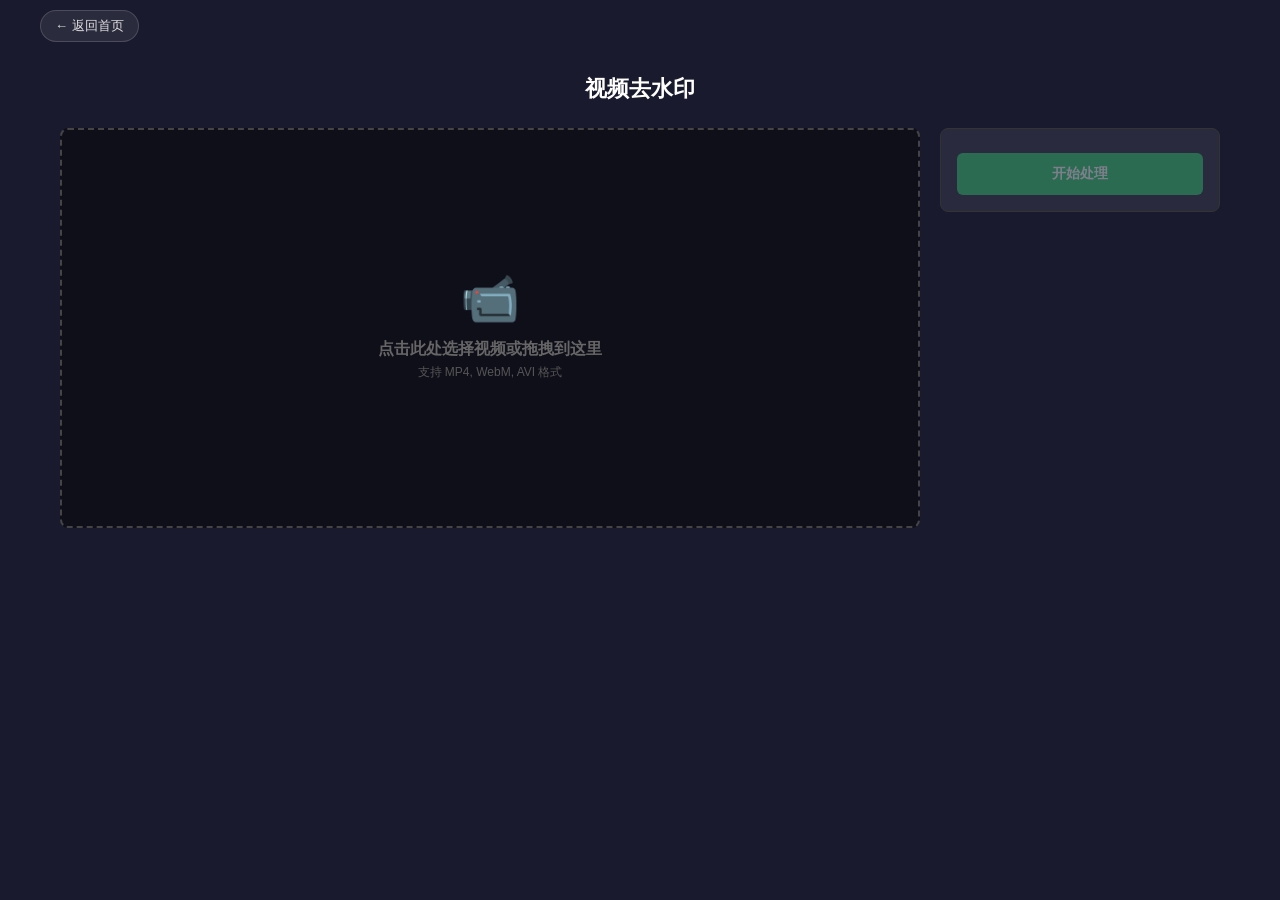
<file: video/index.html>
<!DOCTYPE html>
<html lang="zh-CN">
<head>
<meta charset="UTF-8">
<meta name="viewport" content="width=device-width, initial-scale=1.0">
<title>视频去水印工具</title>
<style>
* { margin: 0; padding: 0; box-sizing: border-box; }
body {
  font-family: -apple-system, BlinkMacSystemFont, "Segoe UI", Roboto, sans-serif;
  background: #1a1a2e; color: #e0e0e0; min-height: 100vh;
}
.container { max-width: 1200px; margin: 0 auto; padding: 20px; }

/* Header */
header {
  text-align: center; padding: 12px 0; margin-bottom: 12px;
}
header h1 { font-size: 22px; color: #fff; }

/* Main area */
.main-area {
  display: grid; grid-template-columns: 1fr 280px; gap: 20px;
}
@media (max-width: 800px) {
  .main-area { grid-template-columns: 1fr; }
}

/* Video section */
.video-section { position: relative; }
.video-container {
  background: #0f0f1a; border: 2px dashed #444; border-radius: 8px;
  min-height: 400px; display: flex; align-items: center; justify-content: center;
  position: relative; overflow: auto; cursor: crosshair;
}
.video-container.has-video { border-style: solid; border-color: #333; }
.video-container.dragover { border-color: #3498db; background: #0f1a2e; }

.upload-prompt {
  text-align: center; color: #666; padding: 40px;
}
.upload-prompt .icon { font-size: 48px; margin-bottom: 12px; }
.upload-prompt p { margin: 4px 0; }
.upload-prompt .hint { font-size: 12px; color: #555; }

#videoCanvas {
  max-width: 100%; max-height: 500px; display: block;
}

/* Zoom controls */
.zoom-controls {
  display: flex; align-items: center; gap: 8px;
  margin-top: 10px; padding: 0 4px;
}
.zoom-controls .label { font-size: 12px; color: #888; white-space: nowrap; }
.zoom-controls input[type=range] { flex: 1; }
.zoom-controls .val { font-size: 12px; color: #aaa; min-width: 36px; text-align: right; }

/* Mode toggle */
.mode-toggle {
  display: flex; gap: 6px; margin-bottom: 10px;
}
.mode-btn {
  flex: 1; padding: 8px 6px; border: 1px solid #555; border-radius: 6px;
  background: transparent; color: #aaa; font-size: 12px; cursor: pointer;
  text-align: center; transition: all 0.2s;
}
.mode-btn.active {
  border-color: #3498db; background: rgba(52, 152, 219, 0.15); color: #fff;
}
.mode-btn:hover { border-color: #888; }

/* Brush controls */
.brush-controls {
  display: none; margin-top: 8px;
}
.brush-controls.visible { display: block; }
.brush-row {
  display: flex; align-items: center; gap: 6px; margin-bottom: 8px;
}
.brush-row .label { font-size: 11px; color: #888; min-width: 32px; }
.brush-row input[type=range] { flex: 1; }
.brush-row .val { font-size: 11px; color: #aaa; min-width: 28px; text-align: right; }

/* Frame slider */
.frame-nav {
  display: flex; align-items: center; gap: 8px;
  margin-top: 10px; padding: 0 4px;
}
.frame-nav button {
  width: 36px; height: 36px; border: none; border-radius: 6px;
  background: #2a2a3e; color: #ccc; font-size: 16px; cursor: pointer;
  display: flex; align-items: center; justify-content: center;
}
.frame-nav button:hover { background: #3a3a5e; }
.frame-nav input[type=range] { flex: 1; accent-color: #3498db; }
.frame-nav .frame-info {
  font-size: 12px; color: #888; min-width: 100px; text-align: center;
}

/* Right panel */
.panel { display: flex; flex-direction: column; gap: 16px; }
.card {
  background: #2a2a3e; border-radius: 8px; padding: 16px;
  border: 1px solid #333;
}
.card h3 {
  font-size: 14px; color: #aaa; margin-bottom: 10px;
  text-transform: uppercase; letter-spacing: 1px;
}
.card .info { font-size: 13px; color: #ccc; line-height: 1.6; }
.card .info .label { color: #888; }

/* Buttons */
.btn {
  display: block; width: 100%; padding: 12px; border: none; border-radius: 6px;
  font-size: 14px; font-weight: 600; cursor: pointer; transition: all 0.2s;
  text-align: center;
}
.btn:disabled { opacity: 0.4; cursor: not-allowed; }
.btn-primary { background: #3498db; color: #fff; }
.btn-primary:hover:not(:disabled) { background: #2980b9; }
.btn-success { background: #2ecc71; color: #fff; }
.btn-success:hover:not(:disabled) { background: #27ae60; }
.btn-danger { background: #e74c3c; color: #fff; }
.btn-danger:hover:not(:disabled) { background: #c0392b; }
.btn-outline {
  background: transparent; color: #aaa; border: 1px solid #555;
}
.btn-outline:hover:not(:disabled) { border-color: #888; color: #fff; }

/* Progress */
.progress-bar {
  width: 100%; height: 6px; background: #333; border-radius: 3px;
  overflow: hidden; margin: 8px 0;
}
.progress-bar .fill {
  height: 100%; background: #2ecc71; border-radius: 3px;
  transition: width 0.3s; width: 0%;
}
.progress-text { font-size: 12px; color: #888; text-align: center; }

/* Hidden */
.hidden { display: none !important; }

/* Toast notification */
.toast {
  position: fixed; bottom: 20px; right: 20px; padding: 12px 20px;
  background: #2ecc71; color: #fff; border-radius: 6px;
  font-size: 14px; z-index: 1000; transform: translateY(100px);
  opacity: 0; transition: all 0.3s;
}
.toast.show { transform: translateY(0); opacity: 1; }
.toast.error { background: #e74c3c; }

/* 顶部返回首页条 */
.top-back-bar {
  max-width: 1200px;
  margin: 0 auto;
  padding: 10px 0 0 0;
  display: flex;
  align-items: center;
  gap: 10px;
}
.top-back-bar a {
  display: inline-flex;
  align-items: center;
  gap: 4px;
  padding: 6px 14px;
  background: rgba(255,255,255,0.08);
  border: 1px solid rgba(255,255,255,0.15);
  color: #e0e0e0;
  text-decoration: none;
  font-size: 13px;
  border-radius: 16px;
  transition: all 0.2s;
}
.top-back-bar a:hover {
  background: rgba(52,152,219,0.25);
  border-color: #3498db;
  color: #fff;
}
</style>
</head>
<body>

<div class="top-back-bar">
  <a href="../index.html" title="返回首页">← 返回首页</a>
</div>

<div class="container">
  <header>
    <h1>视频去水印</h1>
  </header>

  <div class="main-area">
    <!-- Video Section -->
    <div class="video-section">
      <div class="video-container" id="videoContainer">
        <div class="upload-prompt" id="uploadPrompt">
          <div class="icon">&#128249;</div>
          <p><strong>点击此处选择视频或拖拽到这里</strong></p>
          <p class="hint">支持 MP4, WebM, AVI 格式</p>
          <input type="file" id="fileInput" accept="video/*" style="display:none">
        </div>
        <canvas id="videoCanvas" class="hidden"></canvas>
      </div>

      <div class="frame-nav hidden" id="frameNav">
        <button id="btnPrev" title="Previous frame">&#9664;</button>
        <input type="range" id="frameSlider" min="0" max="0" value="0">
        <button id="btnNext" title="Next frame">&#9654;</button>
        <span class="frame-info" id="frameInfo">0 / 0</span>
      </div>

      <div class="zoom-controls hidden" id="zoomControls">
        <span class="label">Zoom</span>
        <input type="range" id="zoomSlider" min="100" max="400" value="100" step="10">
        <span class="val" id="zoomValue">100%</span>
      </div>
    </div>

    <!-- Controls Panel -->
    <div class="panel">
      <div class="card hidden" id="roiCard">
        <div class="mode-toggle">
          <button class="mode-btn active" id="btnModeRect">矩形框选</button>
          <button class="mode-btn" id="btnModeBrush">画笔涂抹</button>
        </div>
        <div class="brush-controls" id="brushControls">
          <div class="brush-row">
            <span class="label">笔刷</span>
            <input type="range" id="brushSizeSlider" min="10" max="100" value="30">
            <span class="val" id="brushSizeVal">30</span>
          </div>
        </div>
        <button class="btn btn-outline" id="btnClearRoi" style="margin-top: 8px;">
          清除选区
        </button>
      </div>

      <div class="card">
        <div class="progress-bar hidden" id="processProgress">
          <div class="fill"></div>
        </div>
        <div class="progress-text hidden" id="processProgressText"></div>
        <button class="btn btn-success" id="btnProcess" disabled style="margin-top: 8px;">
          开始处理
        </button>
        <button class="btn btn-danger hidden" id="btnCancel" style="margin-top: 8px;">
          取消
        </button>
        <button class="btn btn-primary hidden" id="btnDownload" style="margin-top: 8px;">
          保存视频
        </button>
        <p class="hidden" id="downloadHint" style="font-size: 11px; color: #f39c12; margin-top: 6px; text-align: center;">
          QQ/微信浏览器请点右上角「···」选择「在浏览器打开」后下载
        </p>
      </div>
    </div>
  </div>
</div>

<div class="toast" id="toast"></div>

<!-- OpenCV.js -->
<script async src="https://docs.opencv.org/4.9.0/opencv.js" onload="onOpenCvReady()"></script>

<script>
// ============================================================
// App State
// ============================================================
const state = {
  // OpenCV
  cvReady: false,

  // Video
  video: null,             // HTMLVideoElement
  videoFile: null,
  videoWidth: 0,
  videoHeight: 0,
  fps: 30,
  totalFrames: 0,
  duration: 0,
  currentFrame: 0,

  // ROI (in video coordinates)
  roi: null,               // { x, y, w, h }

  // Selection mode
  selectionMode: 'rect',   // 'rect' or 'brush'
  brushSize: 30,           // brush radius in video pixels
  brushMask: null,         // offscreen canvas for brush mask
  brushCtx: null,          // brush mask canvas context

  // Drawing state
  isDrawing: false,
  drawStart: null,
  drawEnd: null,

  // Processing
  processing: false,
  cancelRequested: false,

  // Output
  outputBlob: null,
  outputFileName: '',
  outputBlobUrl: '',

  // Zoom
  zoomLevel: 100,
  baseDisplayWidth: 0,
  baseDisplayHeight: 0,

  // Canvas contexts
  ctx: null,
};

// ============================================================
// DOM Elements
// ============================================================
const $ = (id) => document.getElementById(id);
const videoContainer = $('videoContainer');
const videoCanvas = $('videoCanvas');
const uploadPrompt = $('uploadPrompt');
const fileInput = $('fileInput');
const frameNav = $('frameNav');
const frameSlider = $('frameSlider');
const frameInfo = $('frameInfo');

// ============================================================
// Toast Notification
// ============================================================
function showToast(msg, isError = false) {
  const toast = $('toast');
  toast.textContent = msg;
  toast.className = 'toast show' + (isError ? ' error' : '');
  setTimeout(() => toast.className = 'toast', 3000);
}

// ============================================================
// OpenCV.js Initialization
// ============================================================
function onOpenCvReady() {
  if (typeof cv !== 'undefined' && cv.Mat) {
    state.cvReady = true;
    console.log('[OpenCV] Ready');
    showToast('OpenCV 已就绪');
    updateProcessButton();
  } else {
    // OpenCV.js may need a moment to fully initialize
    setTimeout(onOpenCvReady, 200);
  }
}

// ============================================================
// Video Loading
// ============================================================
function loadVideo(file) {
  if (!file || !file.type.startsWith('video/')) {
    showToast('请选择有效的视频文件', true);
    return;
  }

  state.videoFile = file;

  // Create video element
  if (state.video) {
    state.video.pause();
    URL.revokeObjectURL(state.video.src);
  }

  const video = document.createElement('video');
  video.preload = 'auto';
  video.muted = true;
  video.src = URL.createObjectURL(file);

  video.addEventListener('loadedmetadata', () => {
    state.video = video;
    state.videoWidth = video.videoWidth;
    state.videoHeight = video.videoHeight;
    state.duration = video.duration;
    state.fps = 30; // estimate
    state.totalFrames = Math.round(video.duration * state.fps);
    state.currentFrame = 0;

    // Setup canvases
    setupCanvas();

    // Show video UI
    uploadPrompt.classList.add('hidden');
    videoCanvas.classList.remove('hidden');
    videoContainer.classList.add('has-video');
    frameNav.classList.remove('hidden');
    $('roiCard').classList.remove('hidden');

    // Setup slider
    frameSlider.max = state.totalFrames - 1;
    frameSlider.value = 0;

    // Draw first frame
    seekToFrame(0);
    showToast('视频已加载！请选择水印区域');
  });

  video.addEventListener('error', () => {
    showToast('视频加载失败', true);
  });
}

function setupCanvas() {
  // Main canvas at video resolution
  videoCanvas.width = state.videoWidth;
  videoCanvas.height = state.videoHeight;
  state.ctx = videoCanvas.getContext('2d');

  // Brush mask canvas at video resolution (offscreen)
  state.brushMask = document.createElement('canvas');
  state.brushMask.width = state.videoWidth;
  state.brushMask.height = state.videoHeight;
  state.brushCtx = state.brushMask.getContext('2d');
  state.brushCtx.fillStyle = '#ffffff'; // opaque white for mask

  // Save base display dimensions (at 100% zoom)
  const rect = videoCanvas.getBoundingClientRect();
  state.baseDisplayWidth = rect.width;
  state.baseDisplayHeight = rect.height;
  state.zoomLevel = 100;

  // Show zoom controls
  $('zoomControls').classList.remove('hidden');
}

// ============================================================
// Frame Navigation
// ============================================================
function seekToFrame(frameIdx) {
  if (!state.video) return;
  state.currentFrame = frameIdx;
  const time = frameIdx / state.fps;
  state.video.currentTime = Math.min(time, state.duration - 0.01);

  state.video.addEventListener('seeked', function onSeeked() {
    state.video.removeEventListener('seeked', onSeeked);
    state.ctx.drawImage(state.video, 0, 0, state.videoWidth, state.videoHeight);
    frameInfo.textContent = `${frameIdx + 1} / ${state.totalFrames}`;
    drawRoiOverlay();
  });
}

// ============================================================
// ROI Drawing
// ============================================================
function getCanvasCoords(e) {
  const rect = videoCanvas.getBoundingClientRect();
  const scaleX = state.videoWidth / rect.width;
  const scaleY = state.videoHeight / rect.height;
  return {
    x: Math.round((e.clientX - rect.left) * scaleX),
    y: Math.round((e.clientY - rect.top) * scaleY),
  };
}

function paintBrush(x, y) {
  if (!state.brushCtx) return;
  const r = state.brushSize;
  state.brushCtx.beginPath();
  state.brushCtx.arc(x, y, r, 0, Math.PI * 2);
  state.brushCtx.fill();
}

videoCanvas.addEventListener('mousedown', (e) => {
  if (!state.video) return;
  state.isDrawing = true;
  const pos = getCanvasCoords(e);

  if (state.selectionMode === 'brush') {
    paintBrush(pos.x, pos.y);
    drawRoiOverlay();
  } else {
    state.drawStart = pos;
    state.drawEnd = pos;
    state.roi = null;
    drawRoiOverlay();
  }
});

videoCanvas.addEventListener('mousemove', (e) => {
  if (!state.isDrawing) return;
  const pos = getCanvasCoords(e);

  if (state.selectionMode === 'brush') {
    paintBrush(pos.x, pos.y);
    drawRoiOverlay();
  } else {
    state.drawEnd = pos;
    drawRoiOverlay();
  }
});

videoCanvas.addEventListener('mouseup', (e) => {
  if (!state.isDrawing) return;
  state.isDrawing = false;

  if (state.selectionMode === 'brush') {
    state.roi = null;
    updateProcessButton();
    drawRoiOverlay();
    showToast('选区已标记，可以开始处理了');
  } else {
    state.drawEnd = getCanvasCoords(e);
    const x1 = Math.min(state.drawStart.x, state.drawEnd.x);
    const y1 = Math.min(state.drawStart.y, state.drawEnd.y);
    const w = Math.abs(state.drawEnd.x - state.drawStart.x);
    const h = Math.abs(state.drawEnd.y - state.drawStart.y);

    if (w > 10 && h > 10) {
      state.roi = { x: x1, y: y1, w, h };
      console.log(`[ROI] x=${x1}, y=${y1}, w=${w}, h=${h}`);
      updateProcessButton();
      showToast('选区已确认，可以开始处理了');
    }

    state.drawStart = null;
    state.drawEnd = null;
    drawRoiOverlay();
  }
});

// Touch support with pinch-to-zoom
let lastTouchPos = null;
let isPinching = false;
let pinchStartDist = 0;
let pinchStartZoom = 100;

function getTouchDist(t1, t2) {
  return Math.hypot(t2.clientX - t1.clientX, t2.clientY - t1.clientY);
}

videoCanvas.addEventListener('touchstart', (e) => {
  e.preventDefault();
  if (e.touches.length === 2) {
    // Two fingers: start pinch zoom
    isPinching = true;
    state.isDrawing = false;
    pinchStartDist = getTouchDist(e.touches[0], e.touches[1]);
    pinchStartZoom = state.zoomLevel || 100;
  } else if (e.touches.length === 1) {
    // Single finger: draw ROI
    const touch = e.touches[0];
    lastTouchPos = { clientX: touch.clientX, clientY: touch.clientY };
    videoCanvas.dispatchEvent(new MouseEvent('mousedown', { clientX: touch.clientX, clientY: touch.clientY }));
  }
});

videoCanvas.addEventListener('touchmove', (e) => {
  e.preventDefault();
  if (isPinching && e.touches.length === 2) {
    // Pinch zoom
    const dist = getTouchDist(e.touches[0], e.touches[1]);
    const ratio = dist / pinchStartDist;
    const newZoom = Math.max(100, Math.min(400, Math.round(pinchStartZoom * ratio / 10) * 10));
    if (newZoom !== (state.zoomLevel || 100)) {
      state.zoomLevel = newZoom;
      $('zoomSlider').value = newZoom;
      $('zoomValue').textContent = newZoom + '%';
      applyZoom(newZoom);
    }
  } else if (!isPinching && e.touches.length === 1) {
    // Single finger: continue drawing
    const touch = e.touches[0];
    lastTouchPos = { clientX: touch.clientX, clientY: touch.clientY };
    videoCanvas.dispatchEvent(new MouseEvent('mousemove', { clientX: touch.clientX, clientY: touch.clientY }));
  }
});

videoCanvas.addEventListener('touchend', (e) => {
  e.preventDefault();
  if (isPinching && e.touches.length < 2) {
    isPinching = false;
    return;
  }
  // Use saved touch position (touchend has no e.touches)
  if (lastTouchPos) {
    videoCanvas.dispatchEvent(new MouseEvent('mouseup', { clientX: lastTouchPos.clientX, clientY: lastTouchPos.clientY }));
    lastTouchPos = null;
  }
});

function drawRoiOverlay() {
  if (!state.ctx) return;
  const ctx = state.ctx;

  // Redraw video frame first
  if (state.video) {
    ctx.drawImage(state.video, 0, 0, state.videoWidth, state.videoHeight);
  }

  // Draw brush mask overlay
  if (state.selectionMode === 'brush' && state.brushMask) {
    ctx.globalAlpha = 0.4;
    ctx.drawImage(state.brushMask, 0, 0);
    // Tint red using source-atop
    ctx.globalCompositeOperation = 'source-atop';
    ctx.fillStyle = 'rgba(255, 50, 50, 0.5)';
    ctx.fillRect(0, 0, state.videoWidth, state.videoHeight);
    ctx.globalCompositeOperation = 'source-over';
    ctx.globalAlpha = 1.0;
  }

  // Draw rectangle (using video coordinates directly)
  const drawRect = (x, y, w, h) => {
    ctx.fillStyle = 'rgba(255, 50, 50, 0.25)';
    ctx.fillRect(x, y, w, h);
    ctx.strokeStyle = '#ff3333';
    ctx.lineWidth = 4;
    ctx.strokeRect(x, y, w, h);
    // Corner markers
    const cs = 20;
    ctx.strokeStyle = '#fff';
    ctx.lineWidth = 3;
    ctx.beginPath(); ctx.moveTo(x, y + cs); ctx.lineTo(x, y); ctx.lineTo(x + cs, y); ctx.stroke();
    ctx.beginPath(); ctx.moveTo(x + w - cs, y); ctx.lineTo(x + w, y); ctx.lineTo(x + w, y + cs); ctx.stroke();
    ctx.beginPath(); ctx.moveTo(x, y + h - cs); ctx.lineTo(x, y + h); ctx.lineTo(x + cs, y + h); ctx.stroke();
    ctx.beginPath(); ctx.moveTo(x + w - cs, y + h); ctx.lineTo(x + w, y + h); ctx.lineTo(x + w, y + h - cs); ctx.stroke();
  };

  if (state.isDrawing && state.drawStart && state.drawEnd) {
    const x1 = Math.min(state.drawStart.x, state.drawEnd.x);
    const y1 = Math.min(state.drawStart.y, state.drawEnd.y);
    drawRect(x1, y1, Math.abs(state.drawEnd.x - state.drawStart.x), Math.abs(state.drawEnd.y - state.drawStart.y));
  } else if (state.roi) {
    drawRect(state.roi.x, state.roi.y, state.roi.w, state.roi.h);
  }
}

function applyZoom(zoomPercent) {
  const scale = zoomPercent / 100;
  videoCanvas.style.maxWidth = (state.baseDisplayWidth * scale) + 'px';
  videoCanvas.style.maxHeight = (state.baseDisplayHeight * scale) + 'px';
}

// Zoom slider
$('zoomSlider').addEventListener('input', function() {
  const val = parseInt(this.value);
  $('zoomValue').textContent = val + '%';
  state.zoomLevel = val;
  applyZoom(val);
});

// ============================================================
// Video Processing (Inpainting)
// ============================================================
async function processVideo() {
  if (!state.cvReady || !hasSelection() || !state.video) return;

  state.processing = true;
  state.cancelRequested = false;

  $('btnProcess').classList.add('hidden');
  $('btnCancel').classList.remove('hidden');
  $('processProgress').classList.remove('hidden');
  $('processProgressText').classList.remove('hidden');

  try {
    // Create mask from ROI
    const mask = createMask();

    // Prepare output: use MediaRecorder with canvas stream
    const outputCanvas = document.createElement('canvas');
    outputCanvas.width = state.videoWidth;
    outputCanvas.height = state.videoHeight;
    const outCtx = outputCanvas.getContext('2d');

    // Determine output format
    const mimeType = MediaRecorder.isTypeSupported('video/webm;codecs=vp9')
      ? 'video/webm;codecs=vp9'
      : 'video/webm';
    const ext = mimeType.includes('webm') ? 'webm' : 'mp4';

    const stream = outputCanvas.captureStream(state.fps);
    const recorder = new MediaRecorder(stream, { mimeType, videoBitsPerSecond: 8000000 });
    const chunks = [];

    recorder.ondataavailable = (e) => { if (e.data.size > 0) chunks.push(e.data); };

    const recordingDone = new Promise((resolve) => {
      recorder.onstop = () => {
        const blob = new Blob(chunks, { type: mimeType });
        resolve(blob);
      };
    });

    recorder.start();

    // Process frame by frame
    const totalFrames = state.totalFrames;
    for (let i = 0; i < totalFrames; i++) {
      if (state.cancelRequested) {
        recorder.stop();
        showToast('已取消处理');
        break;
      }

      // Seek to frame
      await seekToFrameAsync(i);

      // Get frame data
      const frameData = state.ctx.getImageData(0, 0, state.videoWidth, state.videoHeight);

      // Run inpainting
      const result = await runInpainting(frameData, mask);

      // Draw result to output canvas
      outCtx.putImageData(result, 0, 0);

      // Also show on main canvas
      state.ctx.putImageData(result, 0, 0);

      // Update progress
      const pct = Math.round(((i + 1) / totalFrames) * 100);
      $('processProgress').querySelector('.fill').style.width = pct + '%';
      $('processProgressText').textContent = `Frame ${i + 1} / ${totalFrames} (${pct}%)`;
    }

    if (!state.cancelRequested) {
      // Small delay to ensure last frame is captured
      await new Promise(r => setTimeout(r, 200));
      recorder.stop();

      const blob = await recordingDone;

      // Store blob for download
      const baseName = state.videoFile.name.replace(/\.[^.]+$/, '');
      state.outputBlob = blob;
      state.outputFileName = `${baseName}_clean.${ext}`;
      state.outputBlobUrl = URL.createObjectURL(blob);

      // Show download button and hint
      $('btnDownload').classList.remove('hidden');
      // Detect QQ/WeChat browser
      const ua = navigator.userAgent.toLowerCase();
      if (ua.includes('mqqbrowser') || ua.includes('wechat') || ua.includes('micromessenger')) {
        $('downloadHint').classList.remove('hidden');
      }

      showToast('处理完成！点击"保存视频"下载');
    }

  } catch (err) {
    console.error('[Process] Error:', err);
    showToast('处理出错: ' + err.message, true);
  }

  state.processing = false;
  $('btnProcess').classList.remove('hidden');
  $('btnCancel').classList.add('hidden');
  updateProcessButton();
}

function createMask() {
  const h = state.videoHeight;
  const w = state.videoWidth;
  const mask = new Uint8Array(h * w); // 0 = keep, 255 = inpaint

  if (state.selectionMode === 'brush' && state.brushCtx) {
    // Read brush mask canvas pixels
    const imgData = state.brushCtx.getImageData(0, 0, w, h);
    for (let i = 0; i < h * w; i++) {
      mask[i] = imgData.data[i * 4 + 3] > 128 ? 255 : 0; // alpha channel
    }
    return mask;
  }

  if (!state.roi) return mask;

  const { x, y, w: rw, h: rh } = state.roi;
  for (let row = y; row < y + rh && row < h; row++) {
    for (let col = x; col < x + rw && col < w; col++) {
      mask[row * w + col] = 255;
    }
  }
  return mask;
}

function seekToFrameAsync(frameIdx) {
  return new Promise((resolve) => {
    const time = frameIdx / state.fps;
    state.video.currentTime = Math.min(time, state.duration - 0.01);
    state.video.addEventListener('seeked', function onSeeked() {
      state.video.removeEventListener('seeked', onSeeked);
      state.ctx.drawImage(state.video, 0, 0, state.videoWidth, state.videoHeight);
      resolve();
    });
  });
}

async function runInpainting(frameData, mask) {
  // Use OpenCV.js inpainting
  const w = state.videoWidth;
  const h = state.videoHeight;

  // Create source image Mat from frame ImageData
  const srcMat = cv.matFromImageData(frameData);
  // Convert RGBA to RGB (inpaint works on 3-channel)
  const rgbMat = new cv.Mat();
  cv.cvtColor(srcMat, rgbMat, cv.COLOR_RGBA2RGB);

  // Create mask Mat from mask array (Uint8Array: 0=keep, 255=inpaint)
  const maskMat = cv.matFromArray(h, w, cv.CV_8UC1, mask);

  // Dilate mask slightly for better edge blending
  const kernel = cv.Mat.ones(3, 3, cv.CV_8U);
  const dilatedMask = new cv.Mat();
  cv.dilate(maskMat, dilatedMask, kernel);

  // Run inpainting (Telea method, radius 3)
  const resultMat = new cv.Mat();
  cv.inpaint(rgbMat, dilatedMask, resultMat, 3, cv.INPAINT_TELEA);

  // Convert result back to ImageData (RGB -> RGBA)
  const rgbaResult = new cv.Mat();
  cv.cvtColor(resultMat, rgbaResult, cv.COLOR_RGB2RGBA);
  const resultData = new ImageData(new Uint8ClampedArray(rgbaResult.data), w, h);

  // Clean up OpenCV Mats
  srcMat.delete();
  rgbMat.delete();
  maskMat.delete();
  kernel.delete();
  dilatedMask.delete();
  resultMat.delete();
  rgbaResult.delete();

  return resultData;
}

function hasSelection() {
  if (state.selectionMode === 'brush') {
    // Check if brush mask has any painted pixels
    if (!state.brushCtx) return false;
    const data = state.brushCtx.getImageData(0, 0, state.videoWidth, state.videoHeight).data;
    for (let i = 3; i < data.length; i += 400) { // sample every 100th pixel for speed
      if (data[i] > 128) return true;
    }
    return false;
  }
  return !!state.roi;
}

function updateProcessButton() {
  $('btnProcess').disabled = !(state.cvReady && state.video && hasSelection());
}

// Redraw canvas when scrolling back into view (fixes black canvas on mobile)
let scrollRedrawTimer = null;
window.addEventListener('scroll', () => {
  if (scrollRedrawTimer) clearTimeout(scrollRedrawTimer);
  scrollRedrawTimer = setTimeout(() => {
    if (state.video && !state.processing) drawRoiOverlay();
  }, 100);
});
window.addEventListener('resize', () => {
  if (state.video && !state.processing) drawRoiOverlay();
});

// ============================================================
// Event Listeners
// ============================================================

// File input
uploadPrompt.addEventListener('click', () => fileInput.click());
fileInput.addEventListener('change', (e) => {
  if (e.target.files[0]) loadVideo(e.target.files[0]);
});

// Drag and drop
videoContainer.addEventListener('dragover', (e) => {
  e.preventDefault();
  videoContainer.classList.add('dragover');
});
videoContainer.addEventListener('dragleave', () => {
  videoContainer.classList.remove('dragover');
});
videoContainer.addEventListener('drop', (e) => {
  e.preventDefault();
  videoContainer.classList.remove('dragover');
  if (e.dataTransfer.files[0]) loadVideo(e.dataTransfer.files[0]);
});

// Frame navigation
frameSlider.addEventListener('input', () => {
  seekToFrame(parseInt(frameSlider.value));
});
$('btnPrev').addEventListener('click', () => {
  if (state.currentFrame > 0) {
    frameSlider.value = state.currentFrame - 1;
    seekToFrame(state.currentFrame - 1);
  }
});
$('btnNext').addEventListener('click', () => {
  if (state.currentFrame < state.totalFrames - 1) {
    frameSlider.value = state.currentFrame + 1;
    seekToFrame(state.currentFrame + 1);
  }
});

// Mode toggle
$('btnModeRect').addEventListener('click', () => {
  state.selectionMode = 'rect';
  $('btnModeRect').classList.add('active');
  $('btnModeBrush').classList.remove('active');
  $('brushControls').classList.remove('visible');
  videoCanvas.style.cursor = 'crosshair';
  drawRoiOverlay();
});

$('btnModeBrush').addEventListener('click', () => {
  state.selectionMode = 'brush';
  $('btnModeBrush').classList.add('active');
  $('btnModeRect').classList.remove('active');
  $('brushControls').classList.add('visible');
  videoCanvas.style.cursor = 'pointer';
  drawRoiOverlay();
});

// Brush size slider
$('brushSizeSlider').addEventListener('input', function() {
  state.brushSize = parseInt(this.value);
  $('brushSizeVal').textContent = this.value;
});

// Clear ROI
$('btnClearRoi').addEventListener('click', () => {
  state.roi = null;
  // Clear brush mask
  if (state.brushCtx) {
    state.brushCtx.clearRect(0, 0, state.videoWidth, state.videoHeight);
  }
  drawRoiOverlay();
  updateProcessButton();
});

// Process
$('btnProcess').addEventListener('click', processVideo);
$('btnCancel').addEventListener('click', () => {
  state.cancelRequested = true;
  $('btnCancel').disabled = true;
});

// Download with fallback for QQ/WeChat browser
$('btnDownload').addEventListener('click', () => {
  if (!state.outputBlobUrl) return;

  // Try standard <a download> first
  try {
    const a = document.createElement('a');
    a.href = state.outputBlobUrl;
    a.download = state.outputFileName;
    a.style.display = 'none';
    document.body.appendChild(a);
    a.click();

    // Check if download actually started (some browsers silently ignore)
    setTimeout(() => {
      document.body.removeChild(a);
    }, 1000);

    // Show fallback hint after a moment
    setTimeout(() => {
      $('downloadHint').classList.remove('hidden');
    }, 2000);
  } catch (e) {
    // Fallback: open video in new tab for long-press save
    window.open(state.outputBlobUrl, '_blank');
    $('downloadHint').classList.remove('hidden');
  }
});
</script>
</body>
</html>
</file>
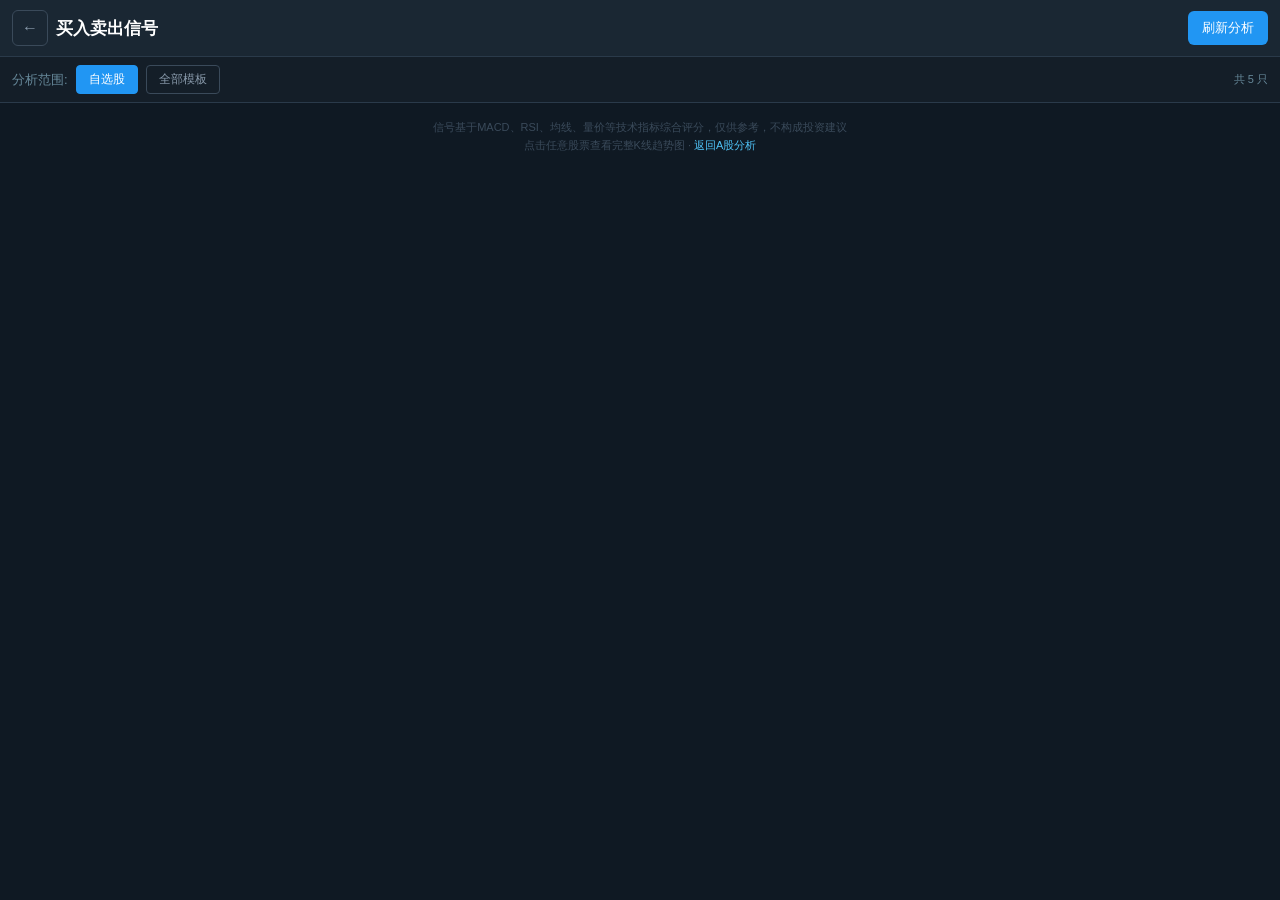
<file: stock/signals.html>
<!DOCTYPE html>
<html lang="zh-CN">
<head>
  <meta charset="UTF-8">
  <meta name="viewport" content="width=device-width, initial-scale=1.0, maximum-scale=1.0, user-scalable=no">
  <title>买入卖出信号 - A股分析</title>
  <style>
    * { margin: 0; padding: 0; box-sizing: border-box; -webkit-tap-highlight-color: transparent; }
    body { font-family: -apple-system, BlinkMacSystemFont, "PingFang SC", "Microsoft YaHei", sans-serif; background: #0f1923; color: #e0e0e0; min-height: 100vh; }

    /* ---- 顶部栏 ---- */
    .header { display: flex; align-items: center; gap: 8px; padding: 10px 12px; background: #1a2733; border-bottom: 1px solid #2a3a4a; }
    .header .btn-back { display: inline-flex; align-items: center; justify-content: center; width: 36px; height: 36px; border: 1px solid #3a4a5a; border-radius: 6px; background: #1a2733; color: #89a; font-size: 16px; text-decoration: none; flex-shrink: 0; }
    .header .btn-back:active { background: #2a3a4a; color: #fff; }
    .header h1 { font-size: 17px; font-weight: 600; color: #fff; flex: 1; }
    .header .btn-refresh { padding: 8px 14px; border: none; border-radius: 6px; background: #2196F3; color: #fff; font-size: 13px; cursor: pointer; white-space: nowrap; }
    .header .btn-refresh:active { background: #1976D2; }
    .header .btn-refresh:disabled { background: #2a3a4a; color: #556; cursor: not-allowed; }

    /* ---- 股票来源切换 ---- */
    .source-bar { display: flex; align-items: center; gap: 8px; padding: 8px 12px; background: #141e28; border-bottom: 1px solid #2a3a4a; font-size: 13px; }
    .source-bar .label { color: #689; white-space: nowrap; }
    .source-btn { padding: 5px 12px; border: 1px solid #3a4a5a; border-radius: 4px; background: none; color: #89a; font-size: 12px; cursor: pointer; }
    .source-btn.active { background: #2196F3; color: #fff; border-color: #2196F3; }
    .source-btn:active { background: #1a2733; }
    .source-info { margin-left: auto; color: #689; font-size: 11px; }

    /* ---- 加载进度 ---- */
    .loading-section { padding: 40px 20px; text-align: center; }
    .loading-section .spinner { width: 40px; height: 40px; border: 3px solid #1a2733; border-top-color: #4fc3f7; border-radius: 50%; animation: spin 0.8s linear infinite; margin: 0 auto 16px; }
    @keyframes spin { to { transform: rotate(360deg); } }
    .loading-section .loading-text { color: #89a; font-size: 14px; margin-bottom: 16px; }
    .progress-bar-wrap { max-width: 400px; margin: 0 auto; }
    .progress-bar { height: 6px; background: #1a2733; border-radius: 3px; overflow: hidden; }
    .progress-fill { height: 100%; background: linear-gradient(90deg, #4fc3f7, #2196F3); border-radius: 3px; transition: width 0.3s; width: 0%; }
    .progress-text { color: #689; font-size: 12px; margin-top: 8px; }

    /* ---- 清单区 ---- */
    .lists-container { display: grid; grid-template-columns: 1fr 1fr; gap: 0; }
    @media (max-width: 700px) { .lists-container { grid-template-columns: 1fr; } }

    .list-section { padding: 12px; }
    .list-section.buy { border-right: 1px solid #1a2733; }
    @media (max-width: 700px) { .list-section.buy { border-right: none; border-bottom: 1px solid #1a2733; } }

    .list-title { display: flex; align-items: center; gap: 8px; padding: 8px 0 12px; font-size: 16px; font-weight: 700; }
    .list-title .icon { font-size: 20px; }
    .list-title.buy { color: #f04141; }
    .list-title.sell { color: #1abc9c; }
    .list-title .count { font-size: 12px; color: #689; font-weight: 400; }

    .empty-hint { text-align: center; padding: 40px 20px; color: #556; font-size: 13px; }

    /* ---- 股票卡片 ---- */
    .stock-card { background: #15202b; border: 1px solid #1a2733; border-radius: 10px; padding: 12px; margin-bottom: 8px; cursor: pointer; transition: border-color 0.2s, transform 0.15s; display: flex; gap: 10px; align-items: center; text-decoration: none; color: inherit; }
    .stock-card:active { transform: scale(0.98); }
    .stock-card:hover { border-color: #2a3a4a; }

    .stock-card .score-badge { width: 44px; height: 44px; border-radius: 10px; display: flex; align-items: center; justify-content: center; font-size: 16px; font-weight: 800; flex-shrink: 0; }
    .stock-card.buy .score-badge { background: rgba(240,65,65,0.15); color: #f04141; border: 1px solid rgba(240,65,65,0.3); }
    .stock-card.sell .score-badge { background: rgba(26,188,156,0.15); color: #1abc9c; border: 1px solid rgba(26,188,156,0.3); }

    .stock-card .info { flex: 1; min-width: 0; }
    .stock-card .name-row { display: flex; align-items: center; gap: 6px; margin-bottom: 4px; }
    .stock-card .name { font-size: 15px; font-weight: 600; color: #fff; white-space: nowrap; overflow: hidden; text-overflow: ellipsis; }
    .stock-card .code { font-size: 11px; color: #69f; }
    .stock-card .price { font-size: 13px; font-weight: 600; margin-left: auto; }
    .stock-card .price.up { color: #f04141; }
    .stock-card .price.down { color: #1abc9c; }

    .stock-card .signal-row { display: flex; flex-wrap: wrap; gap: 4px; }
    .signal-tag { font-size: 10px; padding: 2px 6px; border-radius: 3px; white-space: nowrap; }
    .signal-tag.buy { background: rgba(240,65,65,0.12); color: #f04141; }
    .signal-tag.sell { background: rgba(26,188,156,0.12); color: #1abc9c; }

    /* ---- 迷你走势图 ---- */
    .stock-card .sparkline { width: 60px; height: 32px; flex-shrink: 0; }
    .stock-card .sparkline svg { display: block; }

    /* ---- 底部 ---- */
    .footer-info { padding: 16px 12px; text-align: center; color: #3a4a5a; font-size: 11px; line-height: 1.6; }
    .footer-info a { color: #4fc3f7; text-decoration: none; }

    /* ---- 环境提示 ---- */
    .env-notice { background: #2a1a1a; color: #f5a623; padding: 10px 14px; font-size: 12px; display: flex; align-items: center; gap: 10px; border-bottom: 1px solid #3a2a2a; }
    .env-notice .env-badge { padding: 2px 8px; border-radius: 4px; font-size: 11px; background: #f04141; color: #fff; flex-shrink: 0; }
    .env-notice .env-badge.ok { background: #1abc9c; }
    .env-notice .env-badge.warn { background: #f5a623; color: #000; }
  </style>
</head>
<body>

<div id="env-notice" class="env-notice" style="display:none;">
  <span id="env-badge" class="env-badge">检测中</span>
  <span id="env-text"></span>
</div>

<div class="header">
  <a class="btn-back" href="index.html" title="返回A股分析">&larr;</a>
  <h1>买入卖出信号</h1>
  <button class="btn-refresh" id="analyze-btn" onclick="startAnalysis()">刷新分析</button>
</div>

<div class="source-bar">
  <span class="label">分析范围:</span>
  <button class="source-btn active" id="src-fav" onclick="switchSource('fav')">自选股</button>
  <button class="source-btn" id="src-all" onclick="switchSource('all')">全部模板</button>
  <span class="source-info" id="source-info"></span>
</div>

<div id="loading-section" class="loading-section" style="display:none;">
  <div class="spinner"></div>
  <div class="loading-text" id="loading-text">正在分析股票...</div>
  <div class="progress-bar-wrap">
    <div class="progress-bar"><div class="progress-fill" id="progress-fill"></div></div>
    <div class="progress-text" id="progress-text">0 / 0</div>
  </div>
</div>

<div id="lists-container" class="lists-container" style="display:none;">
  <div class="list-section buy">
    <div class="list-title buy">
      <span class="icon">&#x1F534;</span>
      <span>最佳买入清单</span>
      <span class="count" id="buy-count"></span>
    </div>
    <div id="buy-list"></div>
  </div>
  <div class="list-section sell">
    <div class="list-title sell">
      <span class="icon">&#x26AB;</span>
      <span>最佳卖出清单</span>
      <span class="count" id="sell-count"></span>
    </div>
    <div id="sell-list"></div>
  </div>
</div>

<div id="empty-hint" class="empty-hint" style="display:none;">
  暂无数据，请点击"刷新分析"开始
</div>

<div class="footer-info">
  信号基于MACD、RSI、均线、量价等技术指标综合评分，仅供参考，不构成投资建议<br>
  点击任意股票查看完整K线趋势图 &middot; <a href="index.html">返回A股分析</a>
</div>

<script>
/* ============================================================
 * 买入卖出信号分析
 * 数据源: 腾讯财经
 *   - 本地开发 (localhost): 同源 /api/kline (server.py)
 *   - GitHub Pages: Cloudflare Worker CORS 代理
 *     修改下面的 WORKER_URL 为你的 Worker 地址
 * ============================================================ */

/* ---- Cloudflare Worker URL ----
 * 部署步骤见项目根目录 cloudflare-worker.js 文件头部注释
 * 例如: var WORKER_URL = 'https://stock-proxy.xxx.workers.dev';
 * 本地开发设为 '' 即可, 会自动使用同源代理
 */
var WORKER_URL = 'https://falling-sunset-3621.meikoliu2020.workers.dev';

/* ---- 自动选择 API 地址 ---- */
function getApiUrl(path) {
  var isLocal = (window.location.hostname === 'localhost' || window.location.hostname === '127.0.0.1');
  if (isLocal) {
    return path;  // 同源代理 (server.py)
  }
  if (WORKER_URL) {
    return WORKER_URL + path;  // Cloudflare Worker
  }
  // GitHub Pages 但未配置 Worker: 尝试直接请求 (会被 CORS 拦, 但至少有错误提示)
  return path;
}

/* ---- 环境检测 ---- */
var ENV = { isFile: false, isLocal: false };
(function detectEnv() {
  ENV.isFile = (window.location.protocol === 'file:');
  ENV.isLocal = (window.location.hostname === 'localhost' || window.location.hostname === '127.0.0.1');
})();

function showEnvNotice(msg) {
  var box = document.getElementById('env-notice');
  var badge = document.getElementById('env-badge');
  var text = document.getElementById('env-text');
  if (!box) return;
  if (msg) {
    box.style.display = 'flex';
    badge.textContent = '提示';
    badge.className = 'env-badge warn';
    text.innerHTML = msg;
  } else {
    box.style.display = 'none';
  }
}

/* ---- 股票模板表 ---- */
var STOCK_MAP = {
  "000001": "平安银行", "000002": "万科A", "000333": "美的集团",
  "000338": "潍柴动力", "000589": "贵州轮胎", "000625": "长安汽车",
  "000651": "格力电器", "000708": "中信特钢", "000725": "京东方A",
  "000776": "广发证券", "000858": "五粮液", "002304": "洋河股份",
  "002594": "比亚迪", "002415": "海康威视", "002475": "立讯精密",
  "300750": "宁德时代", "300059": "东方财富", "300760": "迈瑞医疗",
  "600009": "上海机场", "600016": "民生银行", "600036": "招商银行",
  "600048": "保利发展", "600085": "同仁堂", "600111": "北方稀土",
  "600276": "恒瑞医药", "600309": "万华化学", "600519": "贵州茅台",
  "600570": "恒生电子", "600585": "海螺水泥", "600887": "伊利股份",
  "600900": "长江电力", "601012": "隆基绿能", "601088": "中国神华",
  "601166": "兴业银行", "601288": "农业银行", "601318": "中国平安",
  "601398": "工商银行", "601668": "中国建筑", "601888": "中国中免",
  "601919": "中远海控", "601998": "中信银行", "603288": "海天味业",
  "688981": "中芯国际", "688036": "传音控股",
};

/* ---- 自选股 ---- */
var FAV_KEY = 'stock_fav_list_h5';
var DEFAULT_FAVS = [
  {code:'000001', name:'平安银行'},
  {code:'600519', name:'贵州茅台'},
  {code:'000858', name:'五粮液'},
  {code:'600036', name:'招商银行'},
  {code:'601318', name:'中国平安'},
];
function getFavs() {
  try {
    var d = localStorage.getItem(FAV_KEY);
    if (d) { var p = JSON.parse(d); if (p && p.length > 0) return p; }
  } catch(e) {}
  localStorage.setItem(FAV_KEY, JSON.stringify(DEFAULT_FAVS));
  return DEFAULT_FAVS.slice();
}

var currentSource = 'fav';
var analysisResults = [];

function switchSource(src) {
  currentSource = src;
  document.getElementById('src-fav').classList.toggle('active', src === 'fav');
  document.getElementById('src-all').classList.toggle('active', src === 'all');
  updateSourceInfo();
  startAnalysis();
}

function getStockList() {
  if (currentSource === 'fav') {
    return getFavs();
  }
  var list = [];
  for (var c in STOCK_MAP) {
    if (STOCK_MAP.hasOwnProperty(c)) {
      list.push({ code: c, name: STOCK_MAP[c] });
    }
  }
  return list;
}

function updateSourceInfo() {
  var stocks = getStockList();
  document.getElementById('source-info').textContent = '共 ' + stocks.length + ' 只';
}

/* ---- 数据获取 ---- */
async function fetchKline(code) {
  if (ENV.isFile) throw new Error('file:// 协议无法获取远程数据');
  var url = getApiUrl('/api/kline?code=' + code);
  var resp = await fetch(url, { cache: 'no-store' });
  if (!resp.ok) {
    var errText = '';
    try { errText = await resp.text(); } catch(e) {}
    throw new Error('HTTP ' + resp.status + (errText ? ': ' + errText.substring(0, 100) : ''));
  }
  var raw = await resp.json();
  if (raw && raw.error) throw new Error(raw.error);

  // 解析腾讯返回的数据
  if (raw && raw.data) {
    var keys = Object.keys(raw.data);
    if (keys.length) {
      var sd = raw.data[keys[0]];
      var dayData = sd.qfqday || sd.day;
      if (dayData && dayData.length) {
        return dayData.map(function(k) {
          return { day: String(k[0]).substring(0,10), open: +k[1], close: +k[2], high: +k[3], low: +k[4], volume: +k[5] };
        });
      }
    }
  }
  throw new Error('数据格式不符');
}

/* ---- 技术指标计算 ---- */
function calcMA(closes, period) {
  var r = [];
  for (var i = 0; i < closes.length; i++) {
    if (i < period - 1) { r.push(null); continue; }
    var s = 0;
    for (var j = i - period + 1; j <= i; j++) s += closes[j];
    r.push(s / period);
  }
  return r;
}

function calcEMA(arr, period) {
  var r = []; var k = 2 / (period + 1); var prev = null;
  for (var i = 0; i < arr.length; i++) {
    if (i === 0) { prev = arr[i]; r.push(prev); continue; }
    prev = arr[i] * k + prev * (1 - k);
    r.push(prev);
  }
  return r;
}

function calcMACD(closes) {
  var ef = calcEMA(closes, 12), es = calcEMA(closes, 26);
  var dif = []; for (var i = 0; i < closes.length; i++) dif.push(ef[i] - es[i]);
  var dea = calcEMA(dif, 9);
  var hist = []; for (var i = 0; i < closes.length; i++) hist.push((dif[i] - dea[i]) * 2);
  return { dif: dif, dea: dea, hist: hist };
}

function calcRSI(closes, period) {
  period = period || 14;
  var r = [];
  if (closes.length < period + 1) { for (var i = 0; i < closes.length; i++) r.push(null); return r; }
  var avgGain = 0, avgLoss = 0;
  for (var i = 1; i <= period; i++) {
    var ch = closes[i] - closes[i-1];
    if (ch > 0) avgGain += ch; else avgLoss += Math.abs(ch);
  }
  avgGain /= period; avgLoss /= period;
  for (var i = 0; i < period; i++) r.push(null);
  var rs = avgLoss === 0 ? 100 : avgGain / avgLoss;
  r.push(100 - (100 / (1 + rs)));
  for (var i = period + 1; i < closes.length; i++) {
    var ch = closes[i] - closes[i-1];
    var g = ch > 0 ? ch : 0, l = ch < 0 ? Math.abs(ch) : 0;
    avgGain = (avgGain * (period - 1) + g) / period;
    avgLoss = (avgLoss * (period - 1) + l) / period;
    rs = avgLoss === 0 ? 100 : avgGain / avgLoss;
    r.push(100 - (100 / (1 + rs)));
  }
  return r;
}

function round2(v) { return Math.round(v * 100) / 100; }

/* ============================================================
 * 信号评分系统
 * ============================================================ */
function analyzeStock(records, code, name) {
  if (!records || records.length < 35) return null;

  var closes = records.map(function(r){ return r.close; });
  var volumes = records.map(function(r){ return r.volume; });
  var n = closes.length;
  var lastIdx = n - 1;

  var ma5  = calcMA(closes, 5);
  var ma10 = calcMA(closes, 10);
  var ma20 = calcMA(closes, 20);
  var ma60 = calcMA(closes, 60);
  var macd = calcMACD(closes);
  var rsi  = calcRSI(closes, 14);

  var buyScore = 0, sellScore = 0;
  var buySignals = [], sellSignals = [];

  /* --- 1. MACD金叉/死叉（最近3天内） --- */
  for (var i = Math.max(1, lastIdx - 2); i <= lastIdx; i++) {
    if (macd.dif[i-1] <= macd.dea[i-1] && macd.dif[i] > macd.dea[i]) {
      buyScore += 25; buySignals.push('MACD金叉'); break;
    }
  }
  for (var i = Math.max(1, lastIdx - 2); i <= lastIdx; i++) {
    if (macd.dif[i-1] >= macd.dea[i-1] && macd.dif[i] < macd.dea[i]) {
      sellScore += 25; sellSignals.push('MACD死叉'); break;
    }
  }

  /* --- 2. MACD多空方向 --- */
  if (macd.dif[lastIdx] > macd.dea[lastIdx]) { buyScore += 15; buySignals.push('DIF>DEA'); }
  else { sellScore += 15; sellSignals.push('DIF<DEA'); }

  /* --- 3. MACD柱状图翻转 --- */
  if (macd.hist[lastIdx] > 0 && macd.hist[lastIdx-1] <= 0) { buyScore += 10; buySignals.push('柱状转正'); }
  if (macd.hist[lastIdx] < 0 && macd.hist[lastIdx-1] >= 0) { sellScore += 10; sellSignals.push('柱状转负'); }

  /* --- 4. RSI超买超卖 --- */
  var lastRSI = rsi[lastIdx];
  if (lastRSI !== null && lastRSI !== undefined) {
    lastRSI = round2(lastRSI);
    if (lastRSI < 30) { buyScore += 20; buySignals.push('RSI超卖(' + lastRSI + ')'); }
    else if (lastRSI < 40 && rsi[lastIdx-1] !== null && rsi[lastIdx-1] < 30) { buyScore += 15; buySignals.push('RSI脱离超卖'); }

    if (lastRSI > 70) { sellScore += 20; sellSignals.push('RSI超买(' + lastRSI + ')'); }
    else if (lastRSI > 60 && rsi[lastIdx-1] !== null && rsi[lastIdx-1] > 70) { sellScore += 15; sellSignals.push('RSI脱离超买'); }
  }

  /* --- 5. 价格与均线关系 --- */
  var lastClose = closes[lastIdx];
  if (ma5[lastIdx] !== null) {
    if (lastClose > ma5[lastIdx]) { buyScore += 10; buySignals.push('价>MA5'); }
    else { sellScore += 10; sellSignals.push('价<MA5'); }
  }
  if (ma20[lastIdx] !== null) {
    if (lastClose > ma20[lastIdx]) { buyScore += 10; buySignals.push('价>MA20'); }
    else { sellScore += 10; sellSignals.push('价<MA20'); }
  }

  /* --- 6. 均线多空排列 --- */
  if (ma5[lastIdx] !== null && ma20[lastIdx] !== null) {
    if (ma5[lastIdx] > ma20[lastIdx]) { buyScore += 10; buySignals.push('多头排列'); }
    else { sellScore += 10; sellSignals.push('空头排列'); }
  }

  /* --- 7. 量价配合 --- */
  var recentVol = 0;
  var volCount = Math.min(10, n - 1);
  for (var i = lastIdx - volCount + 1; i <= lastIdx; i++) recentVol += volumes[i];
  var avgVol = recentVol / volCount;
  var volRatio = avgVol > 0 ? volumes[lastIdx] / avgVol : 1;
  var priceChange = closes[lastIdx-1] > 0 ? (closes[lastIdx] - closes[lastIdx-1]) / closes[lastIdx-1] : 0;

  if (volRatio > 1.5 && priceChange > 0) { buyScore += 10; buySignals.push('放量上涨'); }
  else if (volRatio > 1.5 && priceChange < 0) { sellScore += 10; sellSignals.push('放量下跌'); }

  /* --- 8. MA60支撑/压力 --- */
  if (ma60[lastIdx] !== null) {
    var dist = (lastClose - ma60[lastIdx]) / ma60[lastIdx];
    if (dist > -0.02 && dist < 0.03) { buyScore += 5; buySignals.push('近MA60支撑'); }
    if (dist > 0.15) { sellScore += 5; sellSignals.push('远离MA60'); }
  }

  /* --- 9. 连续上涨/下跌 --- */
  var upDays = 0, downDays = 0;
  for (var i = lastIdx; i > Math.max(0, lastIdx - 5); i--) {
    if (closes[i] > closes[i-1]) upDays++; else break;
  }
  for (var i = lastIdx; i > Math.max(0, lastIdx - 5); i--) {
    if (closes[i] < closes[i-1]) downDays++; else break;
  }
  if (upDays >= 3) { buyScore += 5; buySignals.push('连涨' + upDays + '天'); }
  if (downDays >= 3) { sellScore += 5; sellSignals.push('连跌' + downDays + '天'); }

  /* --- 计算涨跌幅 --- */
  var prevClose = closes[lastIdx - 1] || lastClose;
  var changePct = prevClose > 0 ? round2((lastClose - prevClose) / prevClose * 100) : 0;

  return {
    code: code, name: name || STOCK_MAP[code] || code,
    lastClose: round2(lastClose), changePct: changePct,
    buyScore: Math.min(buyScore, 100), sellScore: Math.min(sellScore, 100),
    buySignals: buySignals, sellSignals: sellSignals,
    rsi: lastRSI, volRatio: round2(volRatio),
    sparkData: closes.slice(-30),
    records: records,
  };
}

/* ============================================================
 * 迷你走势图 (SVG)
 * ============================================================ */
function makeSparkline(data, isUp) {
  if (!data || data.length < 2) return '';
  var w = 60, h = 32, pad = 2;
  var min = Math.min.apply(null, data);
  var max = Math.max.apply(null, data);
  var range = max - min || 1;
  var step = (w - pad * 2) / (data.length - 1);
  var color = isUp ? '#f04141' : '#1abc9c';
  var fill = isUp ? 'rgba(240,65,65,0.1)' : 'rgba(26,188,156,0.1)';

  var points = '';
  for (var i = 0; i < data.length; i++) {
    var x = pad + i * step;
    var y = pad + (h - pad * 2) * (1 - (data[i] - min) / range);
    points += (i === 0 ? 'M' : 'L') + x.toFixed(1) + ',' + y.toFixed(1) + ' ';
  }
  var areaPath = points + 'L' + (w - pad) + ',' + (h - pad) + ' L' + pad + ',' + (h - pad) + ' Z';
  return '<svg width="' + w + '" height="' + h + '" viewBox="0 0 ' + w + ' ' + h + '">'
    + '<path d="' + areaPath + '" fill="' + fill + '" stroke="none"/>'
    + '<path d="' + points + '" fill="none" stroke="' + color + '" stroke-width="1.5" stroke-linejoin="round"/>'
    + '</svg>';
}

/* ============================================================
 * 分析主流程
 * ============================================================ */
var isAnalyzing = false;

async function startAnalysis() {
  if (isAnalyzing) return;
  isAnalyzing = true;

  var btn = document.getElementById('analyze-btn');
  btn.disabled = true;
  btn.textContent = '分析中...';

  document.getElementById('loading-section').style.display = 'block';
  document.getElementById('lists-container').style.display = 'none';
  document.getElementById('empty-hint').style.display = 'none';

  var stocks = getStockList();
  var total = stocks.length;
  var done = 0;
  var results = [];

  document.getElementById('loading-text').textContent = '正在分析 ' + total + ' 只股票...';
  document.getElementById('progress-fill').style.width = '0%';
  document.getElementById('progress-text').textContent = '0 / ' + total;

  /* 并发请求，每批5个 */
  var batchSize = 5;
  for (var i = 0; i < stocks.length; i += batchSize) {
    var batch = stocks.slice(i, i + batchSize);
    var promises = batch.map(function(s) {
      return fetchKline(s.code).then(function(records) {
        var result = analyzeStock(records, s.code, s.name);
        if (result) results.push(result);
      }).catch(function(err) {
        console.warn('[分析失败]', s.code, s.name, err.message);
      });
    });

    await Promise.allSettled(promises);

    done += batch.length;
    var pct = Math.round(done / total * 100);
    document.getElementById('progress-fill').style.width = pct + '%';
    document.getElementById('progress-text').textContent = done + ' / ' + total;
  }

  analysisResults = results;

  /* 排序: 买入按buyScore降序，卖出按sellScore降序 */
  results.sort(function(a, b) { return b.buyScore - a.buyScore; });
  var buyList = results.filter(function(r) { return r.buyScore >= 30; }).slice(0, 15);

  results.sort(function(a, b) { return b.sellScore - a.sellScore; });
  var sellList = results.filter(function(r) { return r.sellScore >= 30; }).slice(0, 15);

  renderLists(buyList, sellList);

  document.getElementById('loading-section').style.display = 'none';
  document.getElementById('lists-container').style.display = 'grid';

  isAnalyzing = false;
  btn.disabled = false;
  btn.textContent = '刷新分析';

  if (results.length === 0) {
    document.getElementById('lists-container').style.display = 'none';
    document.getElementById('empty-hint').style.display = 'block';
    showEnvNotice('未能获取到任何股票数据，请检查网络连接或使用 <strong>run.bat</strong> 启动本地服务器');
  } else if (!ENV.isOnline && !ENV.hasProxy) {
    showEnvNotice('部分数据获取失败，已显示成功获取的结果');
  } else {
    showEnvNotice(null);
  }
}

/* ---- 渲染清单 ---- */
function renderLists(buyList, sellList) {
  document.getElementById('buy-count').textContent = '(' + buyList.length + '只)';
  document.getElementById('sell-count').textContent = '(' + sellList.length + '只)';

  document.getElementById('buy-list').innerHTML = buyList.length > 0
    ? buyList.map(function(r) { return renderCard(r, 'buy'); }).join('')
    : '<div class="empty-hint">暂无符合条件的买入信号<br>（评分需 &ge; 30）</div>';

  document.getElementById('sell-list').innerHTML = sellList.length > 0
    ? sellList.map(function(r) { return renderCard(r, 'sell'); }).join('')
    : '<div class="empty-hint">暂无符合条件的卖出信号<br>（评分需 &ge; 30）</div>';
}

function renderCard(r, type) {
  var score = type === 'buy' ? r.buyScore : r.sellScore;
  var signals = type === 'buy' ? r.buySignals : r.sellSignals;
  var isUp = r.changePct >= 0;
  var spark = makeSparkline(r.sparkData, isUp);
  var priceClass = isUp ? 'up' : 'down';
  var sign = r.changePct >= 0 ? '+' : '';

  /* 信号标签最多显示3个 */
  var tags = signals.slice(0, 3).map(function(s) {
    return '<span class="signal-tag ' + type + '">' + s + '</span>';
  }).join('');
  if (signals.length > 3) tags += '<span class="signal-tag ' + type + '">+' + (signals.length - 3) + '</span>';

  return '<a class="stock-card ' + type + '" href="index.html?code=' + r.code + '">'
    + '<div class="score-badge">' + score + '</div>'
    + '<div class="info">'
    +   '<div class="name-row">'
    +     '<span class="name">' + r.name + '</span>'
    +     '<span class="code">' + r.code + '</span>'
    +     '<span class="price ' + priceClass + '">' + sign + r.changePct + '%</span>'
    +   '</div>'
    +   '<div class="signal-row">' + tags + '</div>'
    + '</div>'
    + '<div class="sparkline">' + spark + '</div>'
    + '</a>';
}

/* ---- 初始化 ---- */
window.onload = async function() {
  updateSourceInfo();
  if (ENV.isFile) {
    showEnvNotice('当前是 <strong>file://</strong> 协议, 浏览器禁止跨域获取数据. 请通过 <strong>run.bat</strong> 启动本地服务器, 然后访问 <a href="http://localhost:8080/stock/signals.html" style="color:#4fc3f7;">http://localhost:8080/stock/signals.html</a>');
  } else if (!API_BASE && !ENV.isLocal) {
    // GitHub Pages 上且未配置 Worker
    showEnvNotice('GitHub Pages 部署需要配置 Cloudflare Worker. 请参考项目根目录的 <strong>cloudflare-worker.js</strong> 部署说明, 然后在 signals.html 第 155 行将 API_BASE 改为你的 Worker URL');
    document.getElementById('loading-section').style.display = 'none';
    document.getElementById('empty-hint').style.display = 'block';
  } else {
    showEnvNotice(null);
    startAnalysis();
  }
};
</script>
</body>
</html>
</file>
<file: map/css/style.css>
/* ============================================================
   地图路线规划导航 - 样式表
   ============================================================ */

* {
    margin: 0;
    padding: 0;
    box-sizing: border-box;
}

html, body {
    width: 100%;
    height: 100%;
    font-family: -apple-system, BlinkMacSystemFont, "Microsoft YaHei",
                 "PingFang SC", "Helvetica Neue", Arial, sans-serif;
    font-size: 14px;
    color: #333;
    overflow: hidden;
    background: #f0f2f5;
}

/* ---- Layout ---- */
#app {
    display: flex;
    width: 100%;
    height: 100%;
}

/* ---- Sidebar ---- */
#sidebar {
    width: 400px;
    min-width: 400px;
    height: 100%;
    background: #fff;
    box-shadow: 2px 0 12px rgba(0,0,0,0.06);
    z-index: 10;
    display: flex;
    flex-direction: column;
    overflow: hidden;
}

/* Sidebar Header */
.sidebar-header {
    padding: 20px 24px 16px;
    border-bottom: 1px solid #eee;
    background: linear-gradient(135deg, #1677ff 0%, #0958d9 100%);
    color: #fff;
}

.sidebar-header .btn-back {
    display: inline-block;
    margin-bottom: 8px;
    padding: 4px 12px;
    border-radius: 14px;
    background: rgba(255,255,255,0.2);
    color: #fff;
    font-size: 12px;
    text-decoration: none;
    transition: background 0.2s;
}
.sidebar-header .btn-back:hover {
    background: rgba(255,255,255,0.35);
}

.sidebar-header h1 {
    font-size: 22px;
    font-weight: 600;
    margin-bottom: 4px;
}

.sidebar-header .subtitle {
    font-size: 12px;
    opacity: 0.8;
}

/* Sidebar Body */
.sidebar-body {
    flex: 1;
    overflow-y: auto;
    padding: 16px 24px;
}

.sidebar-body::-webkit-scrollbar {
    width: 6px;
}

.sidebar-body::-webkit-scrollbar-thumb {
    background: #d9d9d9;
    border-radius: 3px;
}

/* ---- Input Groups ---- */
.input-group {
    margin-bottom: 14px;
}

.input-group label {
    display: block;
    font-size: 13px;
    font-weight: 500;
    color: #555;
    margin-bottom: 6px;
}

.input-group label .dot {
    display: inline-block;
    width: 10px;
    height: 10px;
    border-radius: 50%;
    margin-right: 6px;
    vertical-align: middle;
}

.dot.origin { background: #52c41a; }
.dot.dest { background: #ff4d4f; }

.input-row {
    display: flex;
    gap: 8px;
}

.input-row input {
    flex: 1;
    height: 40px;
    padding: 0 12px;
    border: 1px solid #d9d9d9;
    border-radius: 6px;
    font-size: 14px;
    outline: none;
    transition: border-color 0.2s;
}

.input-row input:focus {
    border-color: #1677ff;
    box-shadow: 0 0 0 2px rgba(22,119,255,0.1);
}

.input-row input::placeholder {
    color: #bfbfbf;
}

.btn-icon {
    width: 40px;
    height: 40px;
    border: 1px solid #d9d9d9;
    border-radius: 6px;
    background: #fff;
    cursor: pointer;
    font-size: 18px;
    display: flex;
    align-items: center;
    justify-content: center;
    transition: all 0.2s;
    flex-shrink: 0;
}

.btn-icon:hover {
    border-color: #1677ff;
    color: #1677ff;
}

.btn-icon.active {
    background: #1677ff;
    color: #fff;
    border-color: #1677ff;
}

/* ---- Mode Selector ---- */
.mode-selector {
    display: flex;
    gap: 6px;
    margin-bottom: 14px;
}

.mode-btn {
    flex: 1;
    height: 36px;
    border: 1px solid #d9d9d9;
    border-radius: 6px;
    background: #fff;
    cursor: pointer;
    font-size: 13px;
    color: #666;
    transition: all 0.2s;
    display: flex;
    align-items: center;
    justify-content: center;
    gap: 4px;
}

.mode-btn:hover {
    border-color: #1677ff;
    color: #1677ff;
}

.mode-btn.active {
    background: #1677ff;
    color: #fff;
    border-color: #1677ff;
}

/* ---- Route Options ---- */
.route-options {
    display: flex;
    gap: 12px;
    margin-bottom: 14px;
    align-items: center;
}

.route-options label {
    font-size: 13px;
    color: #666;
    display: flex;
    align-items: center;
    gap: 4px;
    cursor: pointer;
}

.route-options input[type="checkbox"] {
    accent-color: #1677ff;
}

/* ---- Primary Button ---- */
.btn-search {
    width: 100%;
    height: 44px;
    border: none;
    border-radius: 8px;
    background: linear-gradient(135deg, #1677ff 0%, #0958d9 100%);
    color: #fff;
    font-size: 15px;
    font-weight: 500;
    cursor: pointer;
    transition: transform 0.1s, box-shadow 0.2s;
    margin-bottom: 14px;
}

.btn-search:hover {
    box-shadow: 0 4px 12px rgba(22,119,255,0.35);
}

.btn-search:active {
    transform: scale(0.98);
}

.btn-search:disabled {
    background: #d9d9d9;
    cursor: not-allowed;
    box-shadow: none;
}

/* ---- Divider ---- */
.divider {
    height: 1px;
    background: #f0f0f0;
    margin: 16px 0;
}

/* ---- Route Result Panel ---- */
.route-panel {
    background: #fafafa;
    border-radius: 8px;
    padding: 16px;
    display: none;
}

.route-panel.show {
    display: block;
}

.route-summary {
    display: flex;
    gap: 16px;
    margin-bottom: 12px;
}

.route-stat {
    text-align: center;
    flex: 1;
}

.route-stat .value {
    font-size: 20px;
    font-weight: 700;
    color: #1677ff;
}

.route-stat .label {
    font-size: 11px;
    color: #999;
    margin-top: 2px;
}

.route-taxi {
    text-align: center;
    font-size: 12px;
    color: #999;
    margin-bottom: 12px;
    padding: 8px;
    background: #fff8f0;
    border-radius: 4px;
}

.route-steps {
    max-height: 280px;
    overflow-y: auto;
}

.route-steps::-webkit-scrollbar {
    width: 4px;
}

.route-steps::-webkit-scrollbar-thumb {
    background: #d9d9d9;
    border-radius: 2px;
}

.step-item {
    display: flex;
    gap: 10px;
    padding: 8px 0;
    border-bottom: 1px solid #f0f0f0;
    font-size: 13px;
    align-items: flex-start;
}

.step-item:last-child {
    border-bottom: none;
}

.step-icon {
    width: 24px;
    height: 24px;
    border-radius: 50%;
    background: #e6f4ff;
    color: #1677ff;
    display: flex;
    align-items: center;
    justify-content: center;
    flex-shrink: 0;
    font-size: 12px;
}

.step-text {
    flex: 1;
}

.step-text .road {
    color: #999;
    font-size: 11px;
}

/* ---- Quick Actions ---- */
.quick-actions {
    display: flex;
    gap: 6px;
    margin-bottom: 14px;
    flex-wrap: wrap;
}

.quick-btn {
    height: 28px;
    padding: 0 12px;
    border: 1px solid #e8e8e8;
    border-radius: 14px;
    background: #fff;
    cursor: pointer;
    font-size: 12px;
    color: #666;
    transition: all 0.2s;
}

.quick-btn:hover {
    border-color: #1677ff;
    color: #1677ff;
    background: #f0f5ff;
}

/* ---- No-Key Warning ---- */
.no-key-warning {
    display: none;
    background: #fff7e6;
    border: 1px solid #ffd591;
    border-radius: 8px;
    padding: 16px;
    margin-bottom: 14px;
    font-size: 13px;
    color: #ad6800;
    line-height: 1.6;
}

.no-key-warning.show {
    display: block;
}

.no-key-warning strong {
    color: #d4380d;
}

/* ---- Map Area ---- */
#map-container {
    flex: 1;
    height: 100%;
    position: relative;
}

/* ---- Map Overlay Buttons ---- */
.map-overlay {
    position: absolute;
    top: 16px;
    right: 16px;
    z-index: 100;
    display: flex;
    flex-direction: column;
    gap: 8px;
}

.map-btn {
    width: 36px;
    height: 36px;
    border: none;
    border-radius: 6px;
    background: #fff;
    box-shadow: 0 2px 8px rgba(0,0,0,0.12);
    cursor: pointer;
    font-size: 16px;
    display: flex;
    align-items: center;
    justify-content: center;
    transition: all 0.2s;
    color: #555;
}

.map-btn:hover {
    color: #1677ff;
    box-shadow: 0 4px 12px rgba(0,0,0,0.15);
}

/* ---- Map Click Hint ---- */
.click-hint {
    position: absolute;
    bottom: 24px;
    left: 50%;
    transform: translateX(-50%);
    z-index: 100;
    background: rgba(0,0,0,0.75);
    color: #fff;
    padding: 8px 20px;
    border-radius: 20px;
    font-size: 13px;
    pointer-events: none;
    animation: fadeIn 0.3s;
}

@keyframes fadeIn {
    from { opacity: 0; transform: translateX(-50%) translateY(10px); }
    to { opacity: 1; transform: translateX(-50%) translateY(0); }
}

/* ---- Loading Overlay ---- */
.loading-overlay {
    display: none;
    position: absolute;
    top: 0; left: 0; right: 0; bottom: 0;
    background: rgba(255,255,255,0.7);
    z-index: 200;
    align-items: center;
    justify-content: center;
}

.loading-overlay.show {
    display: flex;
}

.spinner {
    width: 40px;
    height: 40px;
    border: 3px solid #e8e8e8;
    border-top-color: #1677ff;
    border-radius: 50%;
    animation: spin 0.8s linear infinite;
}

@keyframes spin {
    to { transform: rotate(360deg); }
}

/* ---- AMap custom info window ---- */
.amap-info-content {
    padding: 4px;
    font-size: 13px;
    line-height: 1.6;
}

/* ---- Responsive (small screens) ---- */
@media (max-width: 800px) {
    #sidebar {
        width: 340px;
        min-width: 340px;
    }
}

/* ============================================================
   手机端 (< 768px)：全屏地图 + 底部抽屉
   ============================================================ */
@media (max-width: 768px) {
    /* ---- 根布局：纵向堆叠，地图全屏 ---- */
    #app {
        flex-direction: column;
        position: relative;
    }

    /* ---- 侧边栏 → 底部抽屉 ---- */
    #sidebar {
        position: absolute;
        bottom: 0;
        left: 0;
        right: 0;
        width: 100% !important;
        min-width: 0 !important;
        height: auto;
        max-height: 75vh;
        border-radius: 16px 16px 0 0;
        box-shadow: 0 -4px 20px rgba(0,0,0,0.15);
        z-index: 200;
        transition: transform 0.3s cubic-bezier(0.4, 0, 0.2, 1);
    }

    /* ---- 抽屉收起态 ---- */
    #sidebar.collapsed {
        transform: translateY(calc(100% - 40px));
    }

    /* ---- 抽屉把手 ---- */
    .drawer-handle {
        display: flex;
        justify-content: center;
        align-items: center;
        height: 28px;
        cursor: pointer;
        flex-shrink: 0;
        padding-top: 8px;
        -webkit-tap-highlight-color: transparent;
    }

    .drawer-handle-bar {
        width: 36px;
        height: 4px;
        border-radius: 2px;
        background: #d9d9d9;
        transition: background 0.2s;
    }

    .drawer-handle:hover .drawer-handle-bar,
    .drawer-handle:active .drawer-handle-bar {
        background: #1677ff;
    }

    /* ---- 头部：缩小 ---- */
    .sidebar-header {
        padding: 8px 16px 10px;
        border-radius: 16px 16px 0 0;
    }

    .sidebar-header .btn-back {
        margin-bottom: 4px;
        padding: 3px 10px;
        font-size: 11px;
    }

    .sidebar-header h1 {
        font-size: 16px;
    }

    .sidebar-header .subtitle {
        font-size: 11px;
    }

    /* ---- 内容区 ---- */
    .sidebar-body {
        padding: 10px 16px 16px;
        max-height: calc(75vh - 70px);
        overflow-y: auto;
    }

    /* ---- 地图占满全屏 ---- */
    #map-container {
        flex: 1;
        height: 100%;
        width: 100%;
    }

    /* ---- 地图按钮避开抽屉 ---- */
    .map-overlay {
        bottom: 60px;
        top: auto;
    }

    /* ---- 点击提示上移 ---- */
    .click-hint {
        bottom: 80px;
    }

    /* ---- 输入框变大好点按 ---- */
    .input-row input {
        height: 44px;
        font-size: 16px;
    }

    /* ---- 搜索按钮变大 ---- */
    .btn-search {
        height: 48px;
        font-size: 16px;
    }

    /* ---- 出行方式按钮 ---- */
    .mode-btn {
        height: 40px;
        font-size: 14px;
    }
}

/* ---- 桌面端隐藏把手 ---- */
.drawer-handle {
    display: none;
}

@media (max-width: 768px) {
    .drawer-handle {
        display: flex;
    }
}
</file>
